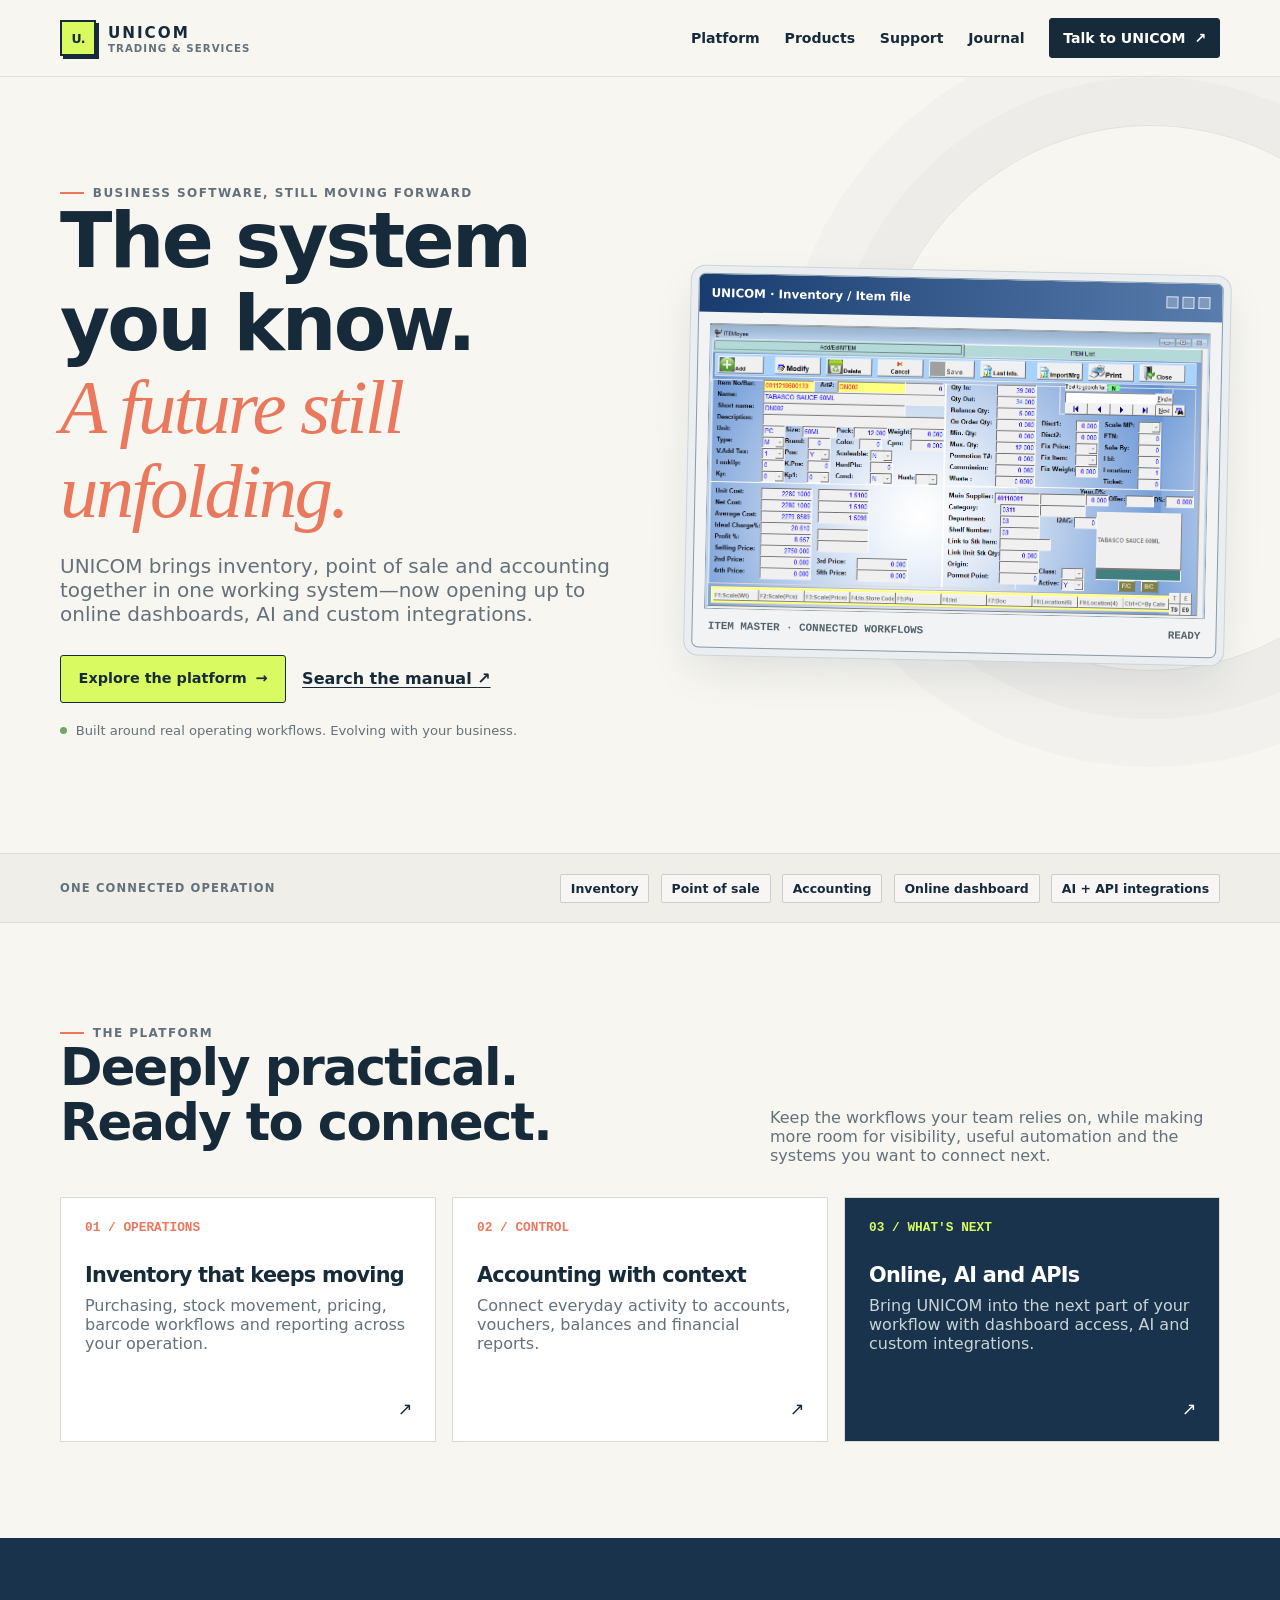
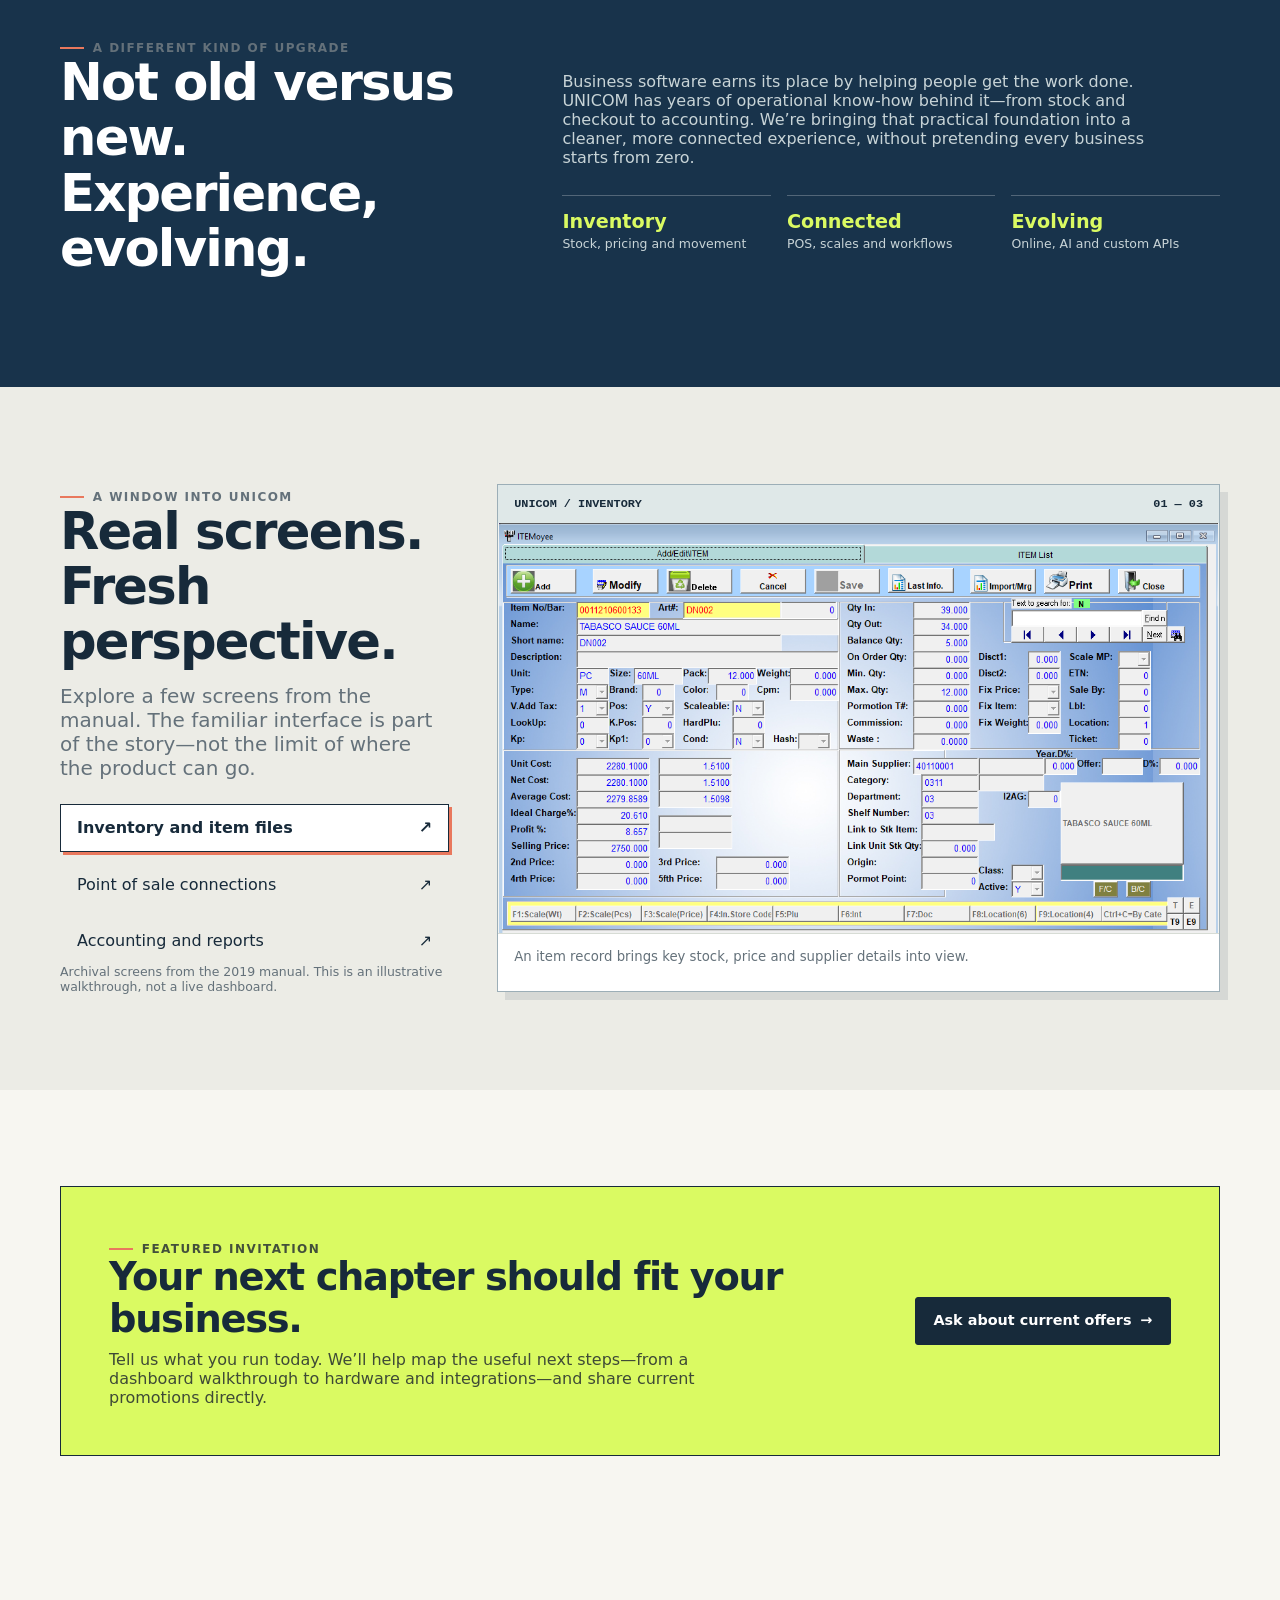
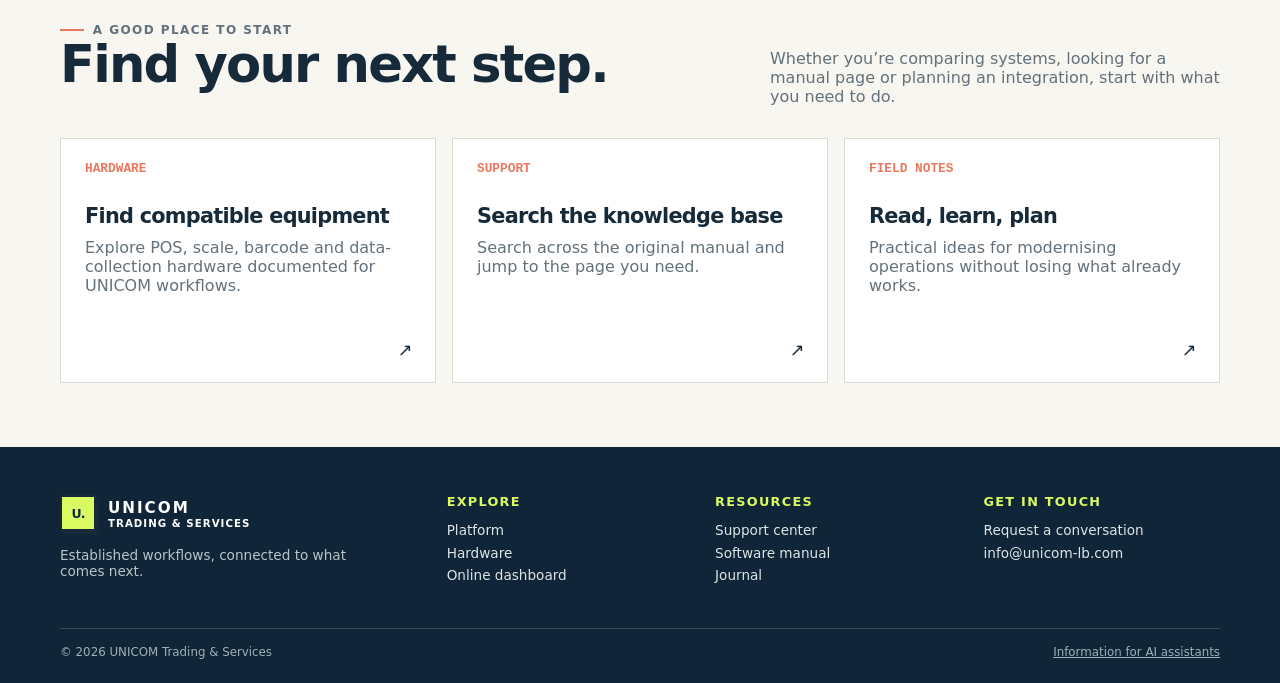
<file: index.html>
<!doctype html>
<html lang="en">
<head>
  <meta charset="utf-8">
  <meta name="viewport" content="width=device-width, initial-scale=1">
  <title>UNICOM | Business software with a future</title>
  <meta name="description" content="UNICOM connects inventory, point of sale and accounting workflows, with online dashboard, AI and custom API capabilities for what comes next.">
  <link rel="canonical" href="https://unicom-lb.com/">
  <meta property="og:type" content="website">
  <meta property="og:site_name" content="UNICOM">
  <meta property="og:title" content="The system you know. A future still unfolding.">
  <meta property="og:description" content="Business software for inventory, point of sale and accounting—evolving with online tools, AI and custom integrations.">
  <meta property="og:url" content="https://unicom-lb.com/">
  <meta name="theme-color" content="#f7f6f1">
  <link rel="icon" type="image/svg+xml" href="/favicon.svg">
  <link rel="stylesheet" href="/assets/site.css">
  <script src="/assets/site.js" defer></script>
  <script type="application/ld+json">
  {
    "@context": "https://schema.org",
    "@type": "Organization",
    "name": "UNICOM Trading & Services",
    "url": "https://unicom-lb.com/",
    "description": "Business software for inventory, point of sale, accounting and connected workflows."
  }
  </script>
</head>
<body>
  <a class="skip-link" href="#main">Skip to content</a>
  <header class="site-header">
    <div class="wrap header-inner">
      <a class="brand" href="/" aria-label="UNICOM home">
        <span class="brand-mark" aria-hidden="true">U.</span>
        <span><span class="brand-name">UNICOM</span><span class="brand-sub">Trading &amp; Services</span></span>
      </a>
      <button class="menu-toggle" type="button" data-menu-toggle aria-expanded="false" aria-controls="primary-nav">Menu</button>
      <nav class="site-nav" id="primary-nav" data-site-nav aria-label="Main navigation">
        <a href="/platform/">Platform</a>
        <a href="/products/">Products</a>
        <a href="/support/">Support</a>
        <a href="/journal/">Journal</a>
        <a class="button button--small" href="/contact/">Talk to UNICOM <span aria-hidden="true">↗</span></a>
      </nav>
    </div>
  </header>

  <main id="main">
    <section class="hero">
      <div class="wrap hero-grid">
        <div class="hero-copy">
          <span class="eyebrow">Business software, still moving forward</span>
          <h1>The system you know.<br><em>A future still unfolding.</em></h1>
          <p class="lede">UNICOM brings inventory, point of sale and accounting together in one working system—now opening up to online dashboards, AI and custom integrations.</p>
          <div class="hero-actions">
            <a class="button button--lime" href="/platform/">Explore the platform <span aria-hidden="true">→</span></a>
            <a class="text-link" href="/manual/">Search the manual <span aria-hidden="true">↗</span></a>
          </div>
          <p class="hero-note">Built around real operating workflows. Evolving with your business.</p>
        </div>
        <div class="hero-visual">
          <div class="retro-window">
            <div class="window-bar">
              <span>UNICOM · Inventory / Item file</span>
              <span class="window-controls" aria-hidden="true"><i></i><i></i><i></i></span>
            </div>
            <div class="window-body">
              <img src="/assets/manual/screens/inventory-item.png" alt="Original UNICOM inventory item editor from the software manual" width="1051" height="599">
              <div class="window-status"><span>ITEM MASTER · CONNECTED WORKFLOWS</span><span>READY</span></div>
            </div>
          </div>
          <p class="window-caption"><strong>A little familiar.</strong> More possible.</p>
        </div>
      </div>
    </section>

    <div class="trust-strip" aria-label="UNICOM software areas">
      <div class="wrap trust-inner">
        <span class="trust-label">One connected operation</span>
        <div class="trust-items">
          <span class="tag">Inventory</span><span class="tag">Point of sale</span><span class="tag">Accounting</span>
          <span class="tag">Online dashboard</span><span class="tag">AI + API integrations</span>
        </div>
      </div>
    </div>

    <section class="section">
      <div class="wrap">
        <div class="section-heading">
          <div><span class="eyebrow">The platform</span><h2>Deeply practical.<br>Ready to connect.</h2></div>
          <p>Keep the workflows your team relies on, while making more room for visibility, useful automation and the systems you want to connect next.</p>
        </div>
        <div class="card-grid">
          <a class="card" href="/platform/#inventory"><span class="card-number">01 / OPERATIONS</span><h3>Inventory that keeps moving</h3><p>Purchasing, stock movement, pricing, barcode workflows and reporting across your operation.</p><span class="card-arrow" aria-hidden="true">↗</span></a>
          <a class="card" href="/platform/#accounting"><span class="card-number">02 / CONTROL</span><h3>Accounting with context</h3><p>Connect everyday activity to accounts, vouchers, balances and financial reports.</p><span class="card-arrow" aria-hidden="true">↗</span></a>
          <a class="card feature-card" href="/platform/#online"><span class="card-number">03 / WHAT'S NEXT</span><h3>Online, AI and APIs</h3><p>Bring UNICOM into the next part of your workflow with dashboard access, AI and custom integrations.</p><span class="card-arrow" aria-hidden="true">↗</span></a>
        </div>
      </div>
    </section>

    <section class="section story-band">
      <div class="wrap story-grid">
        <div><span class="eyebrow">A different kind of upgrade</span><h2>Not old versus new.<br>Experience, evolving.</h2></div>
        <div>
          <p>Business software earns its place by helping people get the work done. UNICOM has years of operational know-how behind it—from stock and checkout to accounting. We’re bringing that practical foundation into a cleaner, more connected experience, without pretending every business starts from zero.</p>
          <div class="story-stat-row">
            <div class="story-stat"><strong>Inventory</strong><span>Stock, pricing and movement</span></div>
            <div class="story-stat"><strong>Connected</strong><span>POS, scales and workflows</span></div>
            <div class="story-stat"><strong>Evolving</strong><span>Online, AI and custom APIs</span></div>
          </div>
        </div>
      </div>
    </section>

    <section class="section demo-section">
      <div class="wrap demo-layout">
        <div>
          <span class="eyebrow">A window into UNICOM</span>
          <h2>Real screens.<br>Fresh perspective.</h2>
          <p class="lede">Explore a few screens from the manual. The familiar interface is part of the story—not the limit of where the product can go.</p>
          <div class="demo-tabs" role="tablist" aria-label="Manual screenshot walkthrough">
            <button class="demo-tab" type="button" role="tab" id="tab-stock" aria-selected="true" aria-controls="panel-stock" data-preview-tab>Inventory and item files <span aria-hidden="true">↗</span></button>
            <button class="demo-tab" type="button" role="tab" id="tab-pos" aria-selected="false" aria-controls="panel-pos" data-preview-tab>Point of sale connections <span aria-hidden="true">↗</span></button>
            <button class="demo-tab" type="button" role="tab" id="tab-accounts" aria-selected="false" aria-controls="panel-accounts" data-preview-tab>Accounting and reports <span aria-hidden="true">↗</span></button>
          </div>
          <p class="form-note">Archival screens from the 2019 manual. This is an illustrative walkthrough, not a live dashboard.</p>
        </div>
        <div>
          <section class="demo-panel demo-frame" id="panel-stock" role="tabpanel" aria-labelledby="tab-stock" data-preview-panel>
            <div class="demo-frame-top"><span>UNICOM / INVENTORY</span><span>01 — 03</span></div>
            <img src="/assets/manual/screens/inventory-item.png" alt="UNICOM item record screen showing stock, pricing and supplier fields" width="1051" height="599">
            <p class="demo-caption">An item record brings key stock, price and supplier details into view.</p>
          </section>
          <section class="demo-panel demo-frame" id="panel-pos" role="tabpanel" aria-labelledby="tab-pos" data-preview-panel hidden>
            <div class="demo-frame-top"><span>UNICOM / POINT OF SALE</span><span>02 — 03</span></div>
            <img src="/assets/manual/screens/pos-setup.jpeg" alt="UNICOM point of sale setup screen from the manual" width="1051" height="597">
            <p class="demo-caption">The manual documents POS configuration and sending or receiving data.</p>
          </section>
          <section class="demo-panel demo-frame" id="panel-accounts" role="tabpanel" aria-labelledby="tab-accounts" data-preview-panel hidden>
            <div class="demo-frame-top"><span>UNICOM / ACCOUNTING</span><span>03 — 03</span></div>
            <img src="/assets/manual/screens/accounting-main.png" alt="UNICOM accounting main screen from the manual" width="1201" height="667">
            <p class="demo-caption">Accounting workflows include vouchers, balances and detailed reports.</p>
          </section>
        </div>
      </div>
    </section>

    <section class="section">
      <div class="wrap">
        <div class="offer">
          <div><span class="eyebrow">Featured invitation</span><h2>Your next chapter should fit your business.</h2><p>Tell us what you run today. We’ll help map the useful next steps—from a dashboard walkthrough to hardware and integrations—and share current promotions directly.</p></div>
          <a class="button" href="/contact/">Ask about current offers <span aria-hidden="true">→</span></a>
        </div>
      </div>
    </section>

    <section class="section section--tight">
      <div class="wrap">
        <div class="section-heading">
          <div><span class="eyebrow">A good place to start</span><h2>Find your next step.</h2></div>
          <p>Whether you’re comparing systems, looking for a manual page or planning an integration, start with what you need to do.</p>
        </div>
        <div class="card-grid">
          <a class="card" href="/products/"><span class="card-number">HARDWARE</span><h3>Find compatible equipment</h3><p>Explore POS, scale, barcode and data-collection hardware documented for UNICOM workflows.</p><span class="card-arrow" aria-hidden="true">↗</span></a>
          <a class="card" href="/support/"><span class="card-number">SUPPORT</span><h3>Search the knowledge base</h3><p>Search across the original manual and jump to the page you need.</p><span class="card-arrow" aria-hidden="true">↗</span></a>
          <a class="card" href="/journal/"><span class="card-number">FIELD NOTES</span><h3>Read, learn, plan</h3><p>Practical ideas for modernising operations without losing what already works.</p><span class="card-arrow" aria-hidden="true">↗</span></a>
        </div>
      </div>
    </section>
  </main>

  <footer class="site-footer">
    <div class="wrap">
      <div class="footer-grid">
        <div><a class="brand" href="/"><span class="brand-mark" aria-hidden="true">U.</span><span><span class="brand-name">UNICOM</span><span class="brand-sub">Trading &amp; Services</span></span></a><p class="footer-blurb">Established workflows, connected to what comes next.</p></div>
        <div class="footer-col"><h2>Explore</h2><a href="/platform/">Platform</a><a href="/products/">Hardware</a><a href="/contact/">Online dashboard</a></div>
        <div class="footer-col"><h2>Resources</h2><a href="/support/">Support center</a><a href="/manual/">Software manual</a><a href="/journal/">Journal</a></div>
        <div class="footer-col"><h2>Get in touch</h2><a href="/contact/">Request a conversation</a><a href="mailto:info@unicom-lb.com">info@unicom-lb.com</a></div>
      </div>
      <div class="footer-bottom"><span>© <span data-current-year>2026</span> UNICOM Trading &amp; Services</span><a href="/llms.txt">Information for AI assistants</a></div>
    </div>
  </footer>
</body>
</html>
</file>
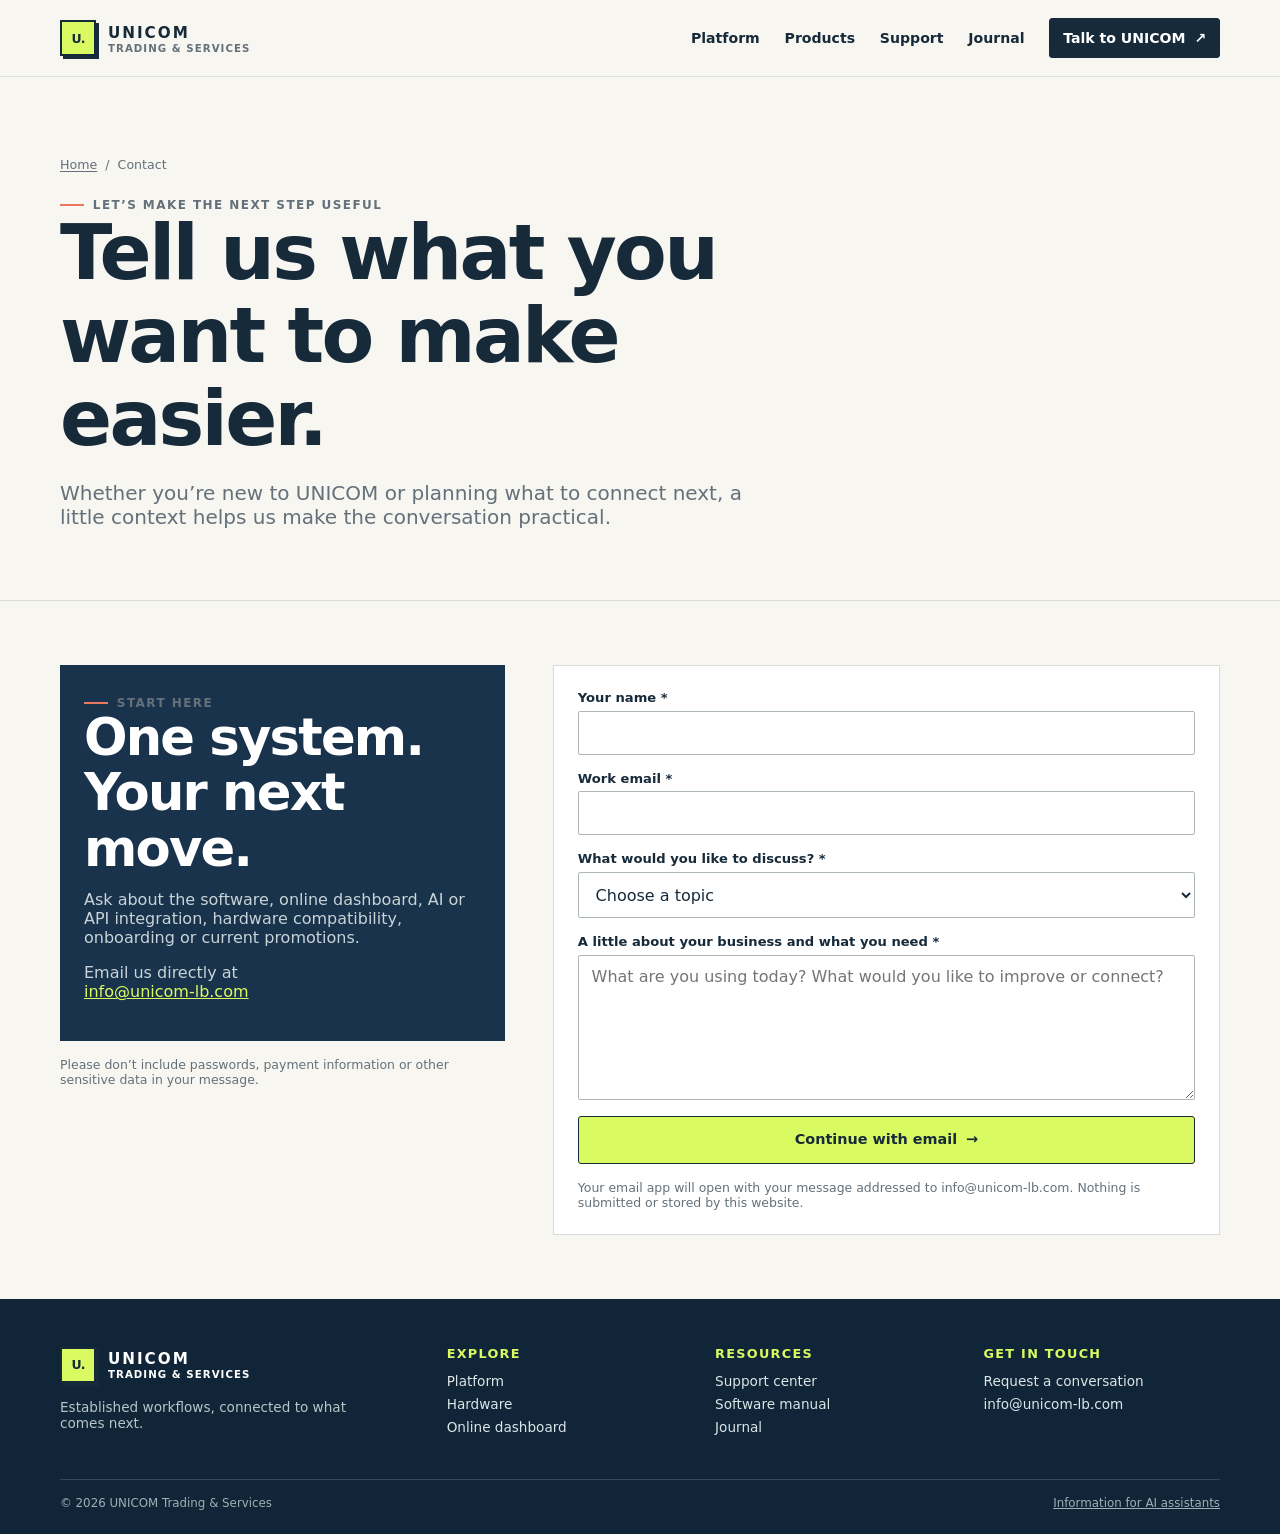
<file: contact/index.html>
<!doctype html>
<html lang="en">
<head>
  <meta charset="utf-8">
  <meta name="viewport" content="width=device-width, initial-scale=1">
  <title>Talk to UNICOM | Dashboard, AI, API and hardware</title>
  <meta name="description" content="Contact UNICOM about business software, an online dashboard walkthrough, AI or API integrations, hardware compatibility or current promotions.">
  <link rel="canonical" href="https://unicom-lb.com/contact/">
  <meta property="og:type" content="website">
  <meta property="og:title" content="Start a conversation with UNICOM">
  <meta property="og:description" content="Tell us what your business needs from inventory, point of sale, accounting, online access or integrations.">
  <meta property="og:url" content="https://unicom-lb.com/contact/">
  <link rel="icon" type="image/svg+xml" href="/favicon.svg">
  <link rel="stylesheet" href="/assets/site.css">
  <script src="/assets/site.js" defer></script>
</head>
<body>
  <a class="skip-link" href="#main">Skip to content</a>
  <header class="site-header">
    <div class="wrap header-inner">
      <a class="brand" href="/" aria-label="UNICOM home"><span class="brand-mark" aria-hidden="true">U.</span><span><span class="brand-name">UNICOM</span><span class="brand-sub">Trading &amp; Services</span></span></a>
      <button class="menu-toggle" type="button" data-menu-toggle aria-expanded="false" aria-controls="primary-nav">Menu</button>
      <nav class="site-nav" id="primary-nav" data-site-nav aria-label="Main navigation"><a href="/platform/">Platform</a><a href="/products/">Products</a><a href="/support/">Support</a><a href="/journal/">Journal</a><a class="button button--small" href="/contact/" aria-current="page">Talk to UNICOM <span aria-hidden="true">↗</span></a></nav>
    </div>
  </header>
  <main id="main">
    <section class="page-hero">
      <div class="wrap">
        <nav class="breadcrumb" aria-label="Breadcrumb"><a href="/">Home</a><span aria-hidden="true">/</span><span>Contact</span></nav>
        <span class="eyebrow">Let’s make the next step useful</span>
        <h1>Tell us what you<br>want to make easier.</h1>
        <p class="lede">Whether you’re new to UNICOM or planning what to connect next, a little context helps us make the conversation practical.</p>
      </div>
    </section>
    <section class="section section--tight">
      <div class="wrap contact-grid">
        <div>
          <div class="contact-callout">
            <span class="eyebrow">Start here</span>
            <h2>One system.<br>Your next move.</h2>
            <p>Ask about the software, online dashboard, AI or API integration, hardware compatibility, onboarding or current promotions.</p>
            <p>Email us directly at<br><a href="mailto:info@unicom-lb.com">info@unicom-lb.com</a></p>
          </div>
          <p class="form-note" style="margin-top: 1rem">Please don’t include passwords, payment information or other sensitive data in your message.</p>
        </div>
        <form class="contact-form" id="contact-form">
          <div class="field"><label for="contact-name">Your name *</label><input id="contact-name" name="name" autocomplete="name" required></div>
          <div class="field"><label for="contact-email">Work email *</label><input id="contact-email" name="email" type="email" autocomplete="email" required></div>
          <div class="field"><label for="contact-topic">What would you like to discuss? *</label>
            <select id="contact-topic" name="topic" required>
              <option value="">Choose a topic</option>
              <option>Online dashboard</option><option>AI integration</option><option>Custom API integration</option>
              <option>Software and onboarding</option><option>Hardware compatibility</option><option>Current promotions</option><option>Support question</option>
            </select>
          </div>
          <div class="field"><label for="contact-message">A little about your business and what you need *</label><textarea id="contact-message" name="message" required placeholder="What are you using today? What would you like to improve or connect?"></textarea></div>
          <button class="button button--lime" type="submit">Continue with email <span aria-hidden="true">→</span></button>
          <p class="form-note">Your email app will open with your message addressed to info@unicom-lb.com. Nothing is submitted or stored by this website.</p>
        </form>
      </div>
    </section>
  </main>
  <footer class="site-footer">
    <div class="wrap"><div class="footer-grid">
      <div><a class="brand" href="/"><span class="brand-mark" aria-hidden="true">U.</span><span><span class="brand-name">UNICOM</span><span class="brand-sub">Trading &amp; Services</span></span></a><p class="footer-blurb">Established workflows, connected to what comes next.</p></div>
      <div class="footer-col"><h2>Explore</h2><a href="/platform/">Platform</a><a href="/products/">Hardware</a><a href="/contact/">Online dashboard</a></div>
      <div class="footer-col"><h2>Resources</h2><a href="/support/">Support center</a><a href="/manual/">Software manual</a><a href="/journal/">Journal</a></div>
      <div class="footer-col"><h2>Get in touch</h2><a href="/contact/">Request a conversation</a><a href="mailto:info@unicom-lb.com">info@unicom-lb.com</a></div>
    </div><div class="footer-bottom"><span>© 2026 UNICOM Trading &amp; Services</span><a href="/llms.txt">Information for AI assistants</a></div></div>
  </footer>
</body>
</html>
</file>
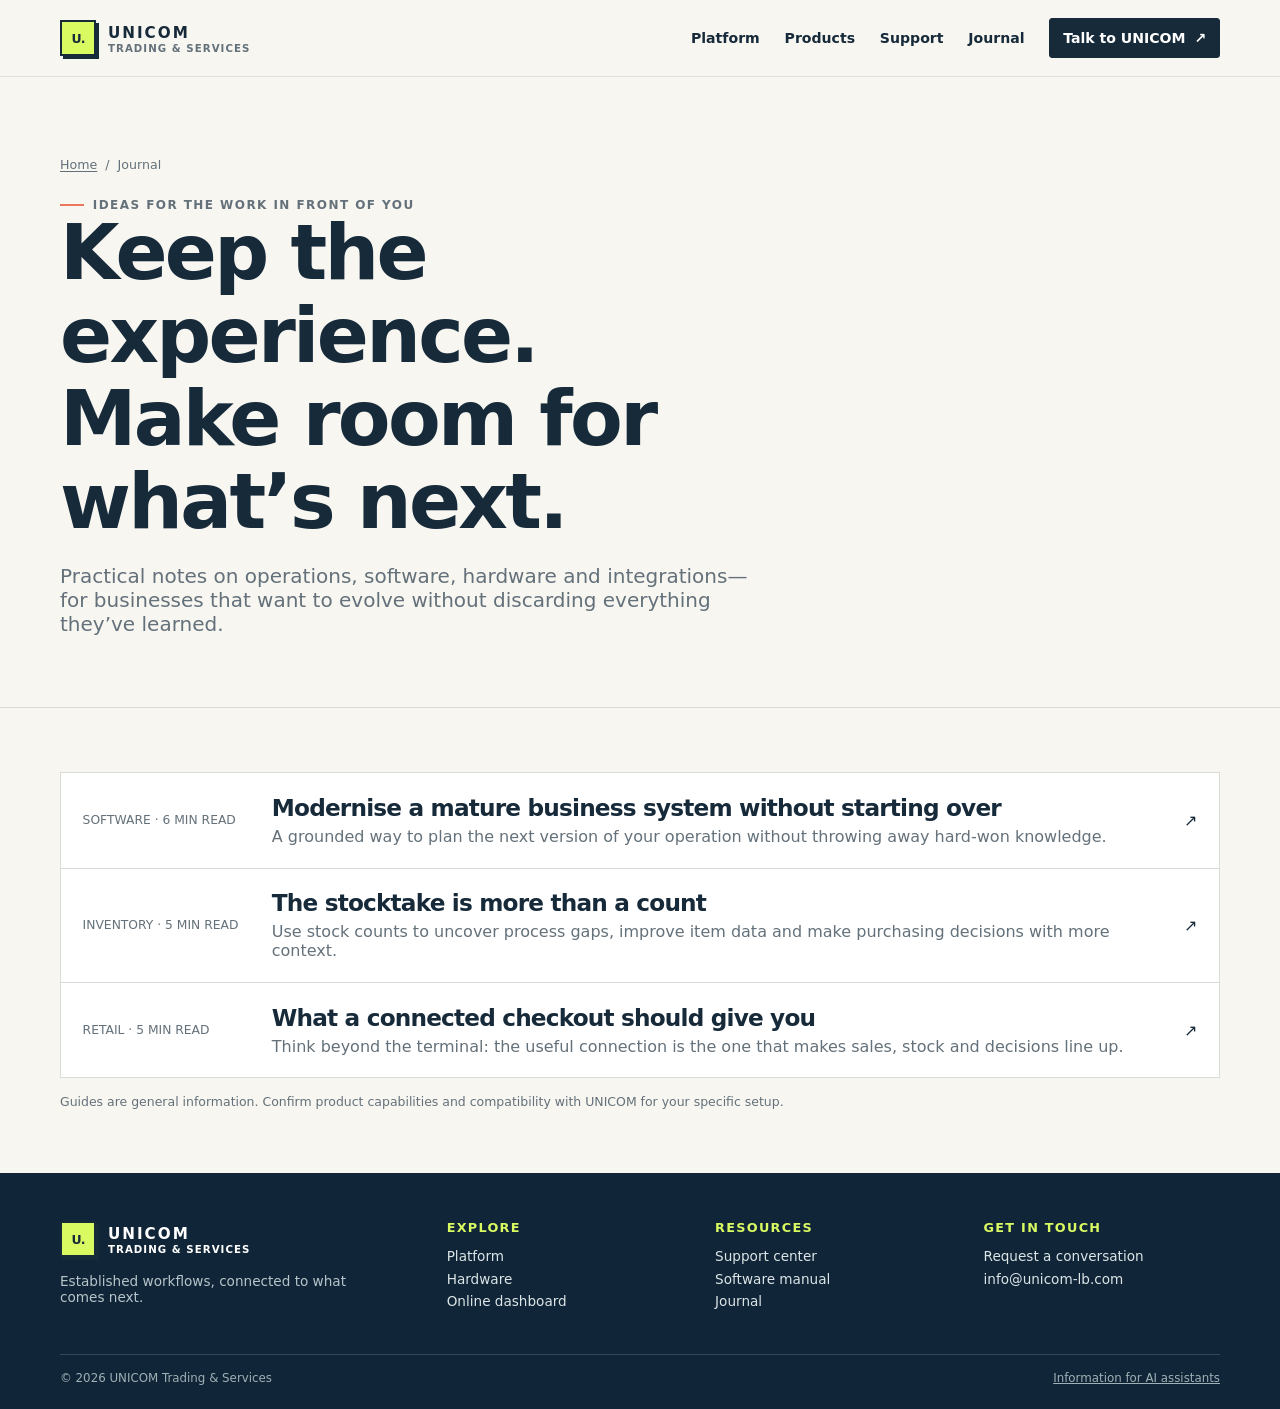
<file: journal/index.html>
<!doctype html>
<html lang="en">
<head>
  <meta charset="utf-8">
  <meta name="viewport" content="width=device-width, initial-scale=1">
  <title>Journal | UNICOM business software and operations</title>
  <meta name="description" content="Ideas and practical guides for business software, inventory, retail operations, integrations and modernising established workflows.">
  <link rel="canonical" href="https://unicom-lb.com/journal/">
  <meta property="og:type" content="website">
  <meta property="og:title" content="UNICOM Journal">
  <meta property="og:description" content="Practical ideas for businesses running the work—and planning what comes next.">
  <meta property="og:url" content="https://unicom-lb.com/journal/">
  <link rel="icon" type="image/svg+xml" href="/favicon.svg">
  <link rel="stylesheet" href="/assets/site.css">
  <script src="/assets/site.js" defer></script>
</head>
<body>
  <a class="skip-link" href="#main">Skip to content</a>
  <header class="site-header">
    <div class="wrap header-inner">
      <a class="brand" href="/" aria-label="UNICOM home"><span class="brand-mark" aria-hidden="true">U.</span><span><span class="brand-name">UNICOM</span><span class="brand-sub">Trading &amp; Services</span></span></a>
      <button class="menu-toggle" type="button" data-menu-toggle aria-expanded="false" aria-controls="primary-nav">Menu</button>
      <nav class="site-nav" id="primary-nav" data-site-nav aria-label="Main navigation"><a href="/platform/">Platform</a><a href="/products/">Products</a><a href="/support/">Support</a><a href="/journal/" aria-current="page">Journal</a><a class="button button--small" href="/contact/">Talk to UNICOM <span aria-hidden="true">↗</span></a></nav>
    </div>
  </header>
  <main id="main">
    <section class="page-hero">
      <div class="wrap">
        <nav class="breadcrumb" aria-label="Breadcrumb"><a href="/">Home</a><span aria-hidden="true">/</span><span>Journal</span></nav>
        <span class="eyebrow">Ideas for the work in front of you</span>
        <h1>Keep the experience.<br>Make room for what’s next.</h1>
        <p class="lede">Practical notes on operations, software, hardware and integrations—for businesses that want to evolve without discarding everything they’ve learned.</p>
      </div>
    </section>
    <section class="section section--tight">
      <div class="wrap">
        <div class="article-list">
          <a class="article-row" href="/journal/modernising-without-starting-over/">
            <span class="article-meta">SOFTWARE · 6 MIN READ</span>
            <div><h2>Modernise a mature business system without starting over</h2><p>A grounded way to plan the next version of your operation without throwing away hard-won knowledge.</p></div><span aria-hidden="true">↗</span>
          </a>
          <a class="article-row" href="/journal/the-stocktake-is-a-signal/">
            <span class="article-meta">INVENTORY · 5 MIN READ</span>
            <div><h2>The stocktake is more than a count</h2><p>Use stock counts to uncover process gaps, improve item data and make purchasing decisions with more context.</p></div><span aria-hidden="true">↗</span>
          </a>
          <a class="article-row" href="/journal/connected-checkout/">
            <span class="article-meta">RETAIL · 5 MIN READ</span>
            <div><h2>What a connected checkout should give you</h2><p>Think beyond the terminal: the useful connection is the one that makes sales, stock and decisions line up.</p></div><span aria-hidden="true">↗</span>
          </a>
        </div>
        <p class="form-note" style="margin-top: 1rem">Guides are general information. Confirm product capabilities and compatibility with UNICOM for your specific setup.</p>
      </div>
    </section>
  </main>
  <footer class="site-footer">
    <div class="wrap"><div class="footer-grid">
      <div><a class="brand" href="/"><span class="brand-mark" aria-hidden="true">U.</span><span><span class="brand-name">UNICOM</span><span class="brand-sub">Trading &amp; Services</span></span></a><p class="footer-blurb">Established workflows, connected to what comes next.</p></div>
      <div class="footer-col"><h2>Explore</h2><a href="/platform/">Platform</a><a href="/products/">Hardware</a><a href="/contact/">Online dashboard</a></div>
      <div class="footer-col"><h2>Resources</h2><a href="/support/">Support center</a><a href="/manual/">Software manual</a><a href="/journal/">Journal</a></div>
      <div class="footer-col"><h2>Get in touch</h2><a href="/contact/">Request a conversation</a><a href="mailto:info@unicom-lb.com">info@unicom-lb.com</a></div>
    </div><div class="footer-bottom"><span>© 2026 UNICOM Trading &amp; Services</span><a href="/llms.txt">Information for AI assistants</a></div></div>
  </footer>
</body>
</html>
</file>
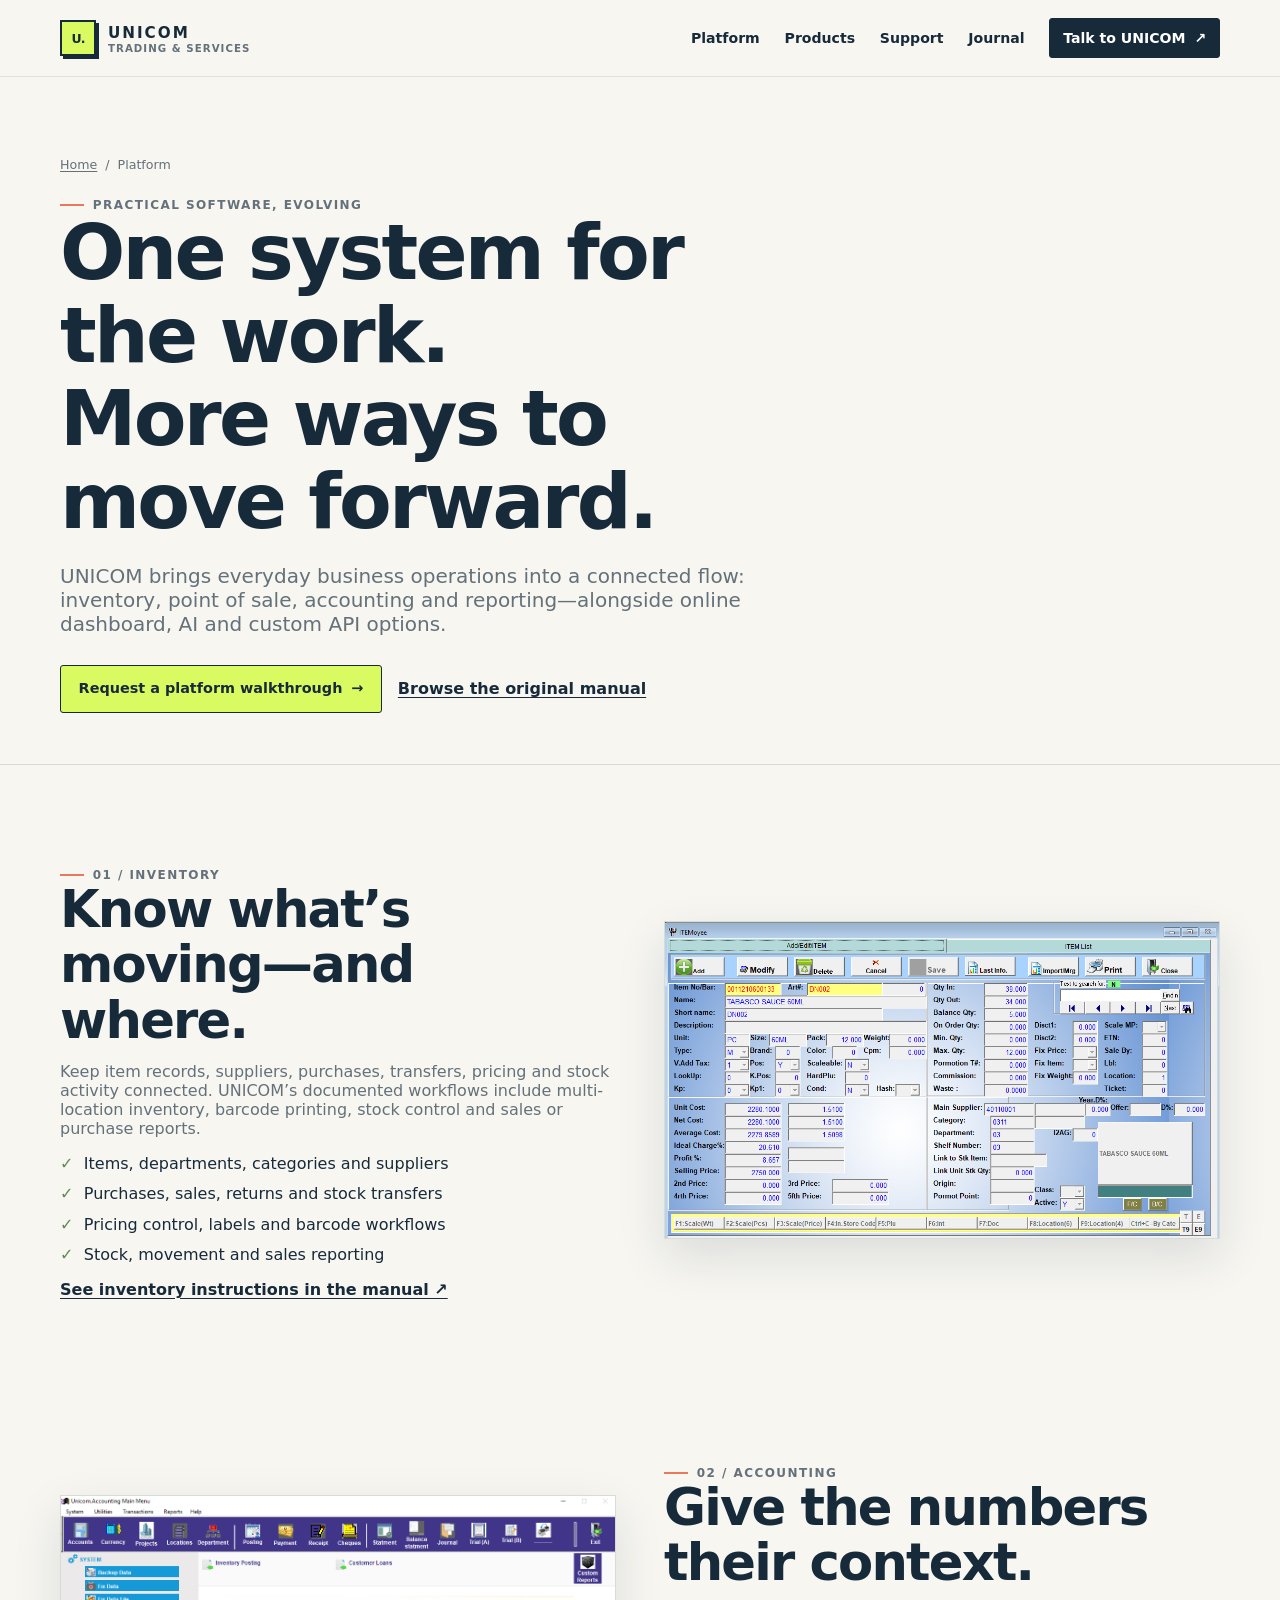
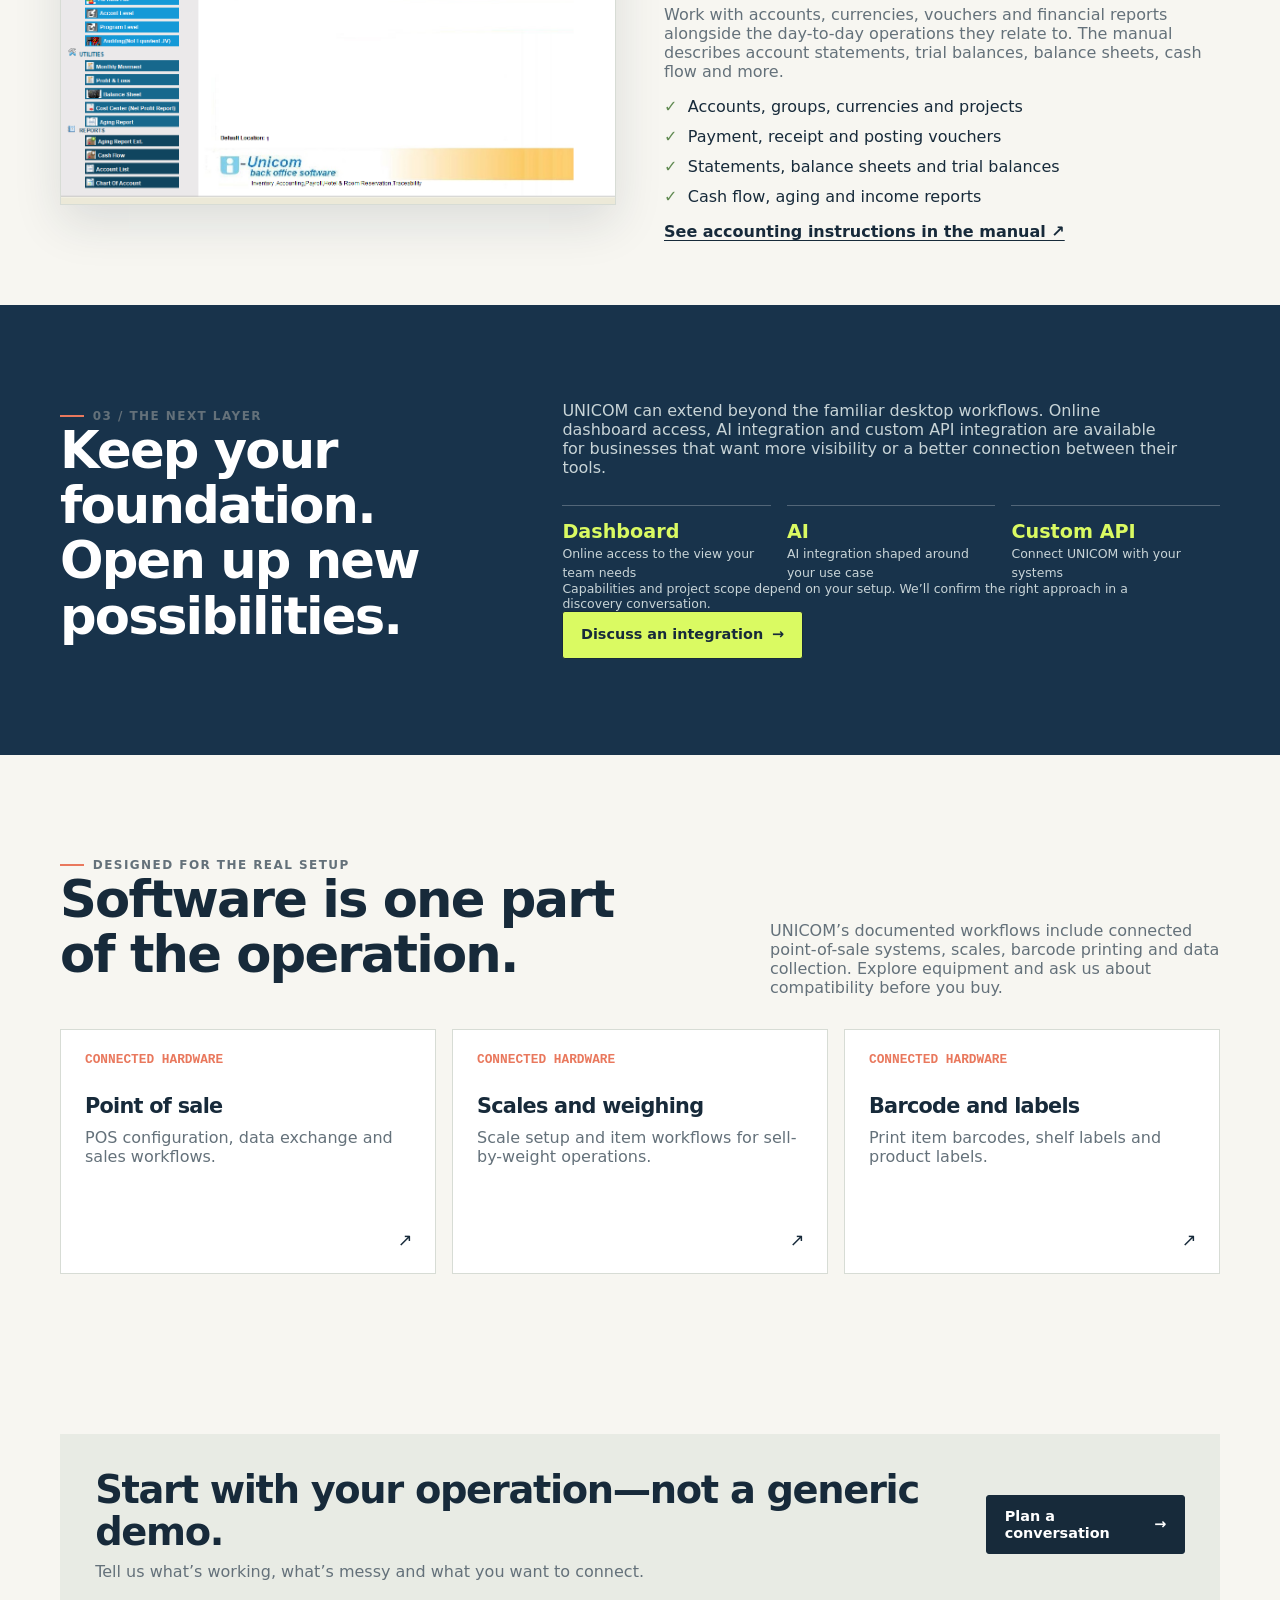
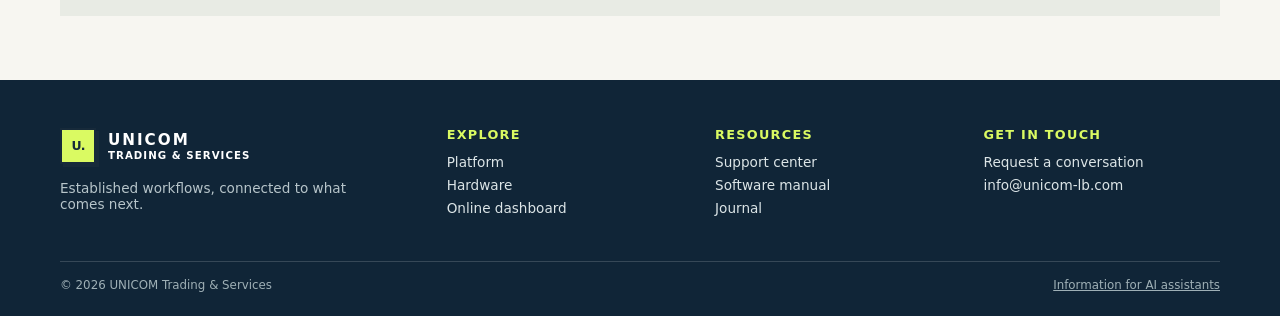
<file: platform/index.html>
<!doctype html>
<html lang="en">
<head>
  <meta charset="utf-8">
  <meta name="viewport" content="width=device-width, initial-scale=1">
  <title>UNICOM platform | Inventory, POS, accounting and integrations</title>
  <meta name="description" content="Explore UNICOM inventory, point-of-sale and accounting workflows, plus online dashboard, AI and custom API capabilities.">
  <link rel="canonical" href="https://unicom-lb.com/platform/">
  <meta property="og:type" content="website">
  <meta property="og:title" content="The UNICOM platform">
  <meta property="og:description" content="A practical business system, ready to connect with online tools, AI and custom integrations.">
  <meta property="og:url" content="https://unicom-lb.com/platform/">
  <link rel="icon" type="image/svg+xml" href="/favicon.svg">
  <link rel="stylesheet" href="/assets/site.css">
  <script src="/assets/site.js" defer></script>
</head>
<body>
  <a class="skip-link" href="#main">Skip to content</a>
  <header class="site-header">
    <div class="wrap header-inner">
      <a class="brand" href="/" aria-label="UNICOM home"><span class="brand-mark" aria-hidden="true">U.</span><span><span class="brand-name">UNICOM</span><span class="brand-sub">Trading &amp; Services</span></span></a>
      <button class="menu-toggle" type="button" data-menu-toggle aria-expanded="false" aria-controls="primary-nav">Menu</button>
      <nav class="site-nav" id="primary-nav" data-site-nav aria-label="Main navigation"><a href="/platform/" aria-current="page">Platform</a><a href="/products/">Products</a><a href="/support/">Support</a><a href="/journal/">Journal</a><a class="button button--small" href="/contact/">Talk to UNICOM <span aria-hidden="true">↗</span></a></nav>
    </div>
  </header>
  <main id="main">
    <section class="page-hero">
      <div class="wrap">
        <nav class="breadcrumb" aria-label="Breadcrumb"><a href="/">Home</a><span aria-hidden="true">/</span><span>Platform</span></nav>
        <span class="eyebrow">Practical software, evolving</span>
        <h1>One system for the work.<br>More ways to move forward.</h1>
        <p class="lede">UNICOM brings everyday business operations into a connected flow: inventory, point of sale, accounting and reporting—alongside online dashboard, AI and custom API options.</p>
        <div class="hero-actions"><a class="button button--lime" href="/contact/">Request a platform walkthrough <span aria-hidden="true">→</span></a><a class="text-link" href="/manual/">Browse the original manual</a></div>
      </div>
    </section>

    <section class="section" id="inventory">
      <div class="wrap split">
        <div>
          <span class="eyebrow">01 / Inventory</span>
          <h2>Know what’s moving—and where.</h2>
          <p>Keep item records, suppliers, purchases, transfers, pricing and stock activity connected. UNICOM’s documented workflows include multi-location inventory, barcode printing, stock control and sales or purchase reports.</p>
          <ul class="list-check"><li>Items, departments, categories and suppliers</li><li>Purchases, sales, returns and stock transfers</li><li>Pricing control, labels and barcode workflows</li><li>Stock, movement and sales reporting</li></ul>
          <a class="text-link" href="/manual/#manual-page-27">See inventory instructions in the manual ↗</a>
        </div>
        <img src="/assets/manual/screens/inventory-item.png" alt="UNICOM inventory item editor from the original manual" width="1051" height="599" loading="lazy">
      </div>
    </section>

    <section class="section section--tight" id="accounting">
      <div class="wrap split">
        <img src="/assets/manual/screens/accounting-main.png" alt="UNICOM accounting main screen from the original manual" width="1201" height="667" loading="lazy">
        <div>
          <span class="eyebrow">02 / Accounting</span>
          <h2>Give the numbers their context.</h2>
          <p>Work with accounts, currencies, vouchers and financial reports alongside the day-to-day operations they relate to. The manual describes account statements, trial balances, balance sheets, cash flow and more.</p>
          <ul class="list-check"><li>Accounts, groups, currencies and projects</li><li>Payment, receipt and posting vouchers</li><li>Statements, balance sheets and trial balances</li><li>Cash flow, aging and income reports</li></ul>
          <a class="text-link" href="/manual/#manual-page-42">See accounting instructions in the manual ↗</a>
        </div>
      </div>
    </section>

    <section class="section story-band" id="online">
      <div class="wrap story-grid">
        <div><span class="eyebrow">03 / The next layer</span><h2>Keep your foundation.<br>Open up new possibilities.</h2></div>
        <div>
          <p>UNICOM can extend beyond the familiar desktop workflows. Online dashboard access, AI integration and custom API integration are available for businesses that want more visibility or a better connection between their tools.</p>
          <div class="story-stat-row">
            <div class="story-stat"><strong>Dashboard</strong><span>Online access to the view your team needs</span></div>
            <div class="story-stat"><strong>AI</strong><span>AI integration shaped around your use case</span></div>
            <div class="story-stat"><strong>Custom API</strong><span>Connect UNICOM with your systems</span></div>
          </div>
          <p class="form-note">Capabilities and project scope depend on your setup. We’ll confirm the right approach in a discovery conversation.</p>
          <a class="button button--lime" href="/contact/">Discuss an integration <span aria-hidden="true">→</span></a>
        </div>
      </div>
    </section>

    <section class="section">
      <div class="wrap">
        <div class="section-heading"><div><span class="eyebrow">Designed for the real setup</span><h2>Software is one part<br>of the operation.</h2></div><p>UNICOM’s documented workflows include connected point-of-sale systems, scales, barcode printing and data collection. Explore equipment and ask us about compatibility before you buy.</p></div>
        <div class="card-grid">
          <a class="card" href="/products/#point-of-sale"><span class="card-number">CONNECTED HARDWARE</span><h3>Point of sale</h3><p>POS configuration, data exchange and sales workflows.</p><span class="card-arrow" aria-hidden="true">↗</span></a>
          <a class="card" href="/products/#scales"><span class="card-number">CONNECTED HARDWARE</span><h3>Scales and weighing</h3><p>Scale setup and item workflows for sell-by-weight operations.</p><span class="card-arrow" aria-hidden="true">↗</span></a>
          <a class="card" href="/products/#barcode"><span class="card-number">CONNECTED HARDWARE</span><h3>Barcode and labels</h3><p>Print item barcodes, shelf labels and product labels.</p><span class="card-arrow" aria-hidden="true">↗</span></a>
        </div>
      </div>
    </section>

    <section class="section section--tight">
      <div class="wrap cta-band"><div><h2>Start with your operation—not a generic demo.</h2><p>Tell us what’s working, what’s messy and what you want to connect.</p></div><a class="button" href="/contact/">Plan a conversation <span aria-hidden="true">→</span></a></div>
    </section>
  </main>
  <footer class="site-footer">
    <div class="wrap"><div class="footer-grid">
      <div><a class="brand" href="/"><span class="brand-mark" aria-hidden="true">U.</span><span><span class="brand-name">UNICOM</span><span class="brand-sub">Trading &amp; Services</span></span></a><p class="footer-blurb">Established workflows, connected to what comes next.</p></div>
      <div class="footer-col"><h2>Explore</h2><a href="/platform/">Platform</a><a href="/products/">Hardware</a><a href="/contact/">Online dashboard</a></div>
      <div class="footer-col"><h2>Resources</h2><a href="/support/">Support center</a><a href="/manual/">Software manual</a><a href="/journal/">Journal</a></div>
      <div class="footer-col"><h2>Get in touch</h2><a href="/contact/">Request a conversation</a><a href="mailto:info@unicom-lb.com">info@unicom-lb.com</a></div>
    </div><div class="footer-bottom"><span>© 2026 UNICOM Trading &amp; Services</span><a href="/llms.txt">Information for AI assistants</a></div></div>
  </footer>
</body>
</html>
</file>
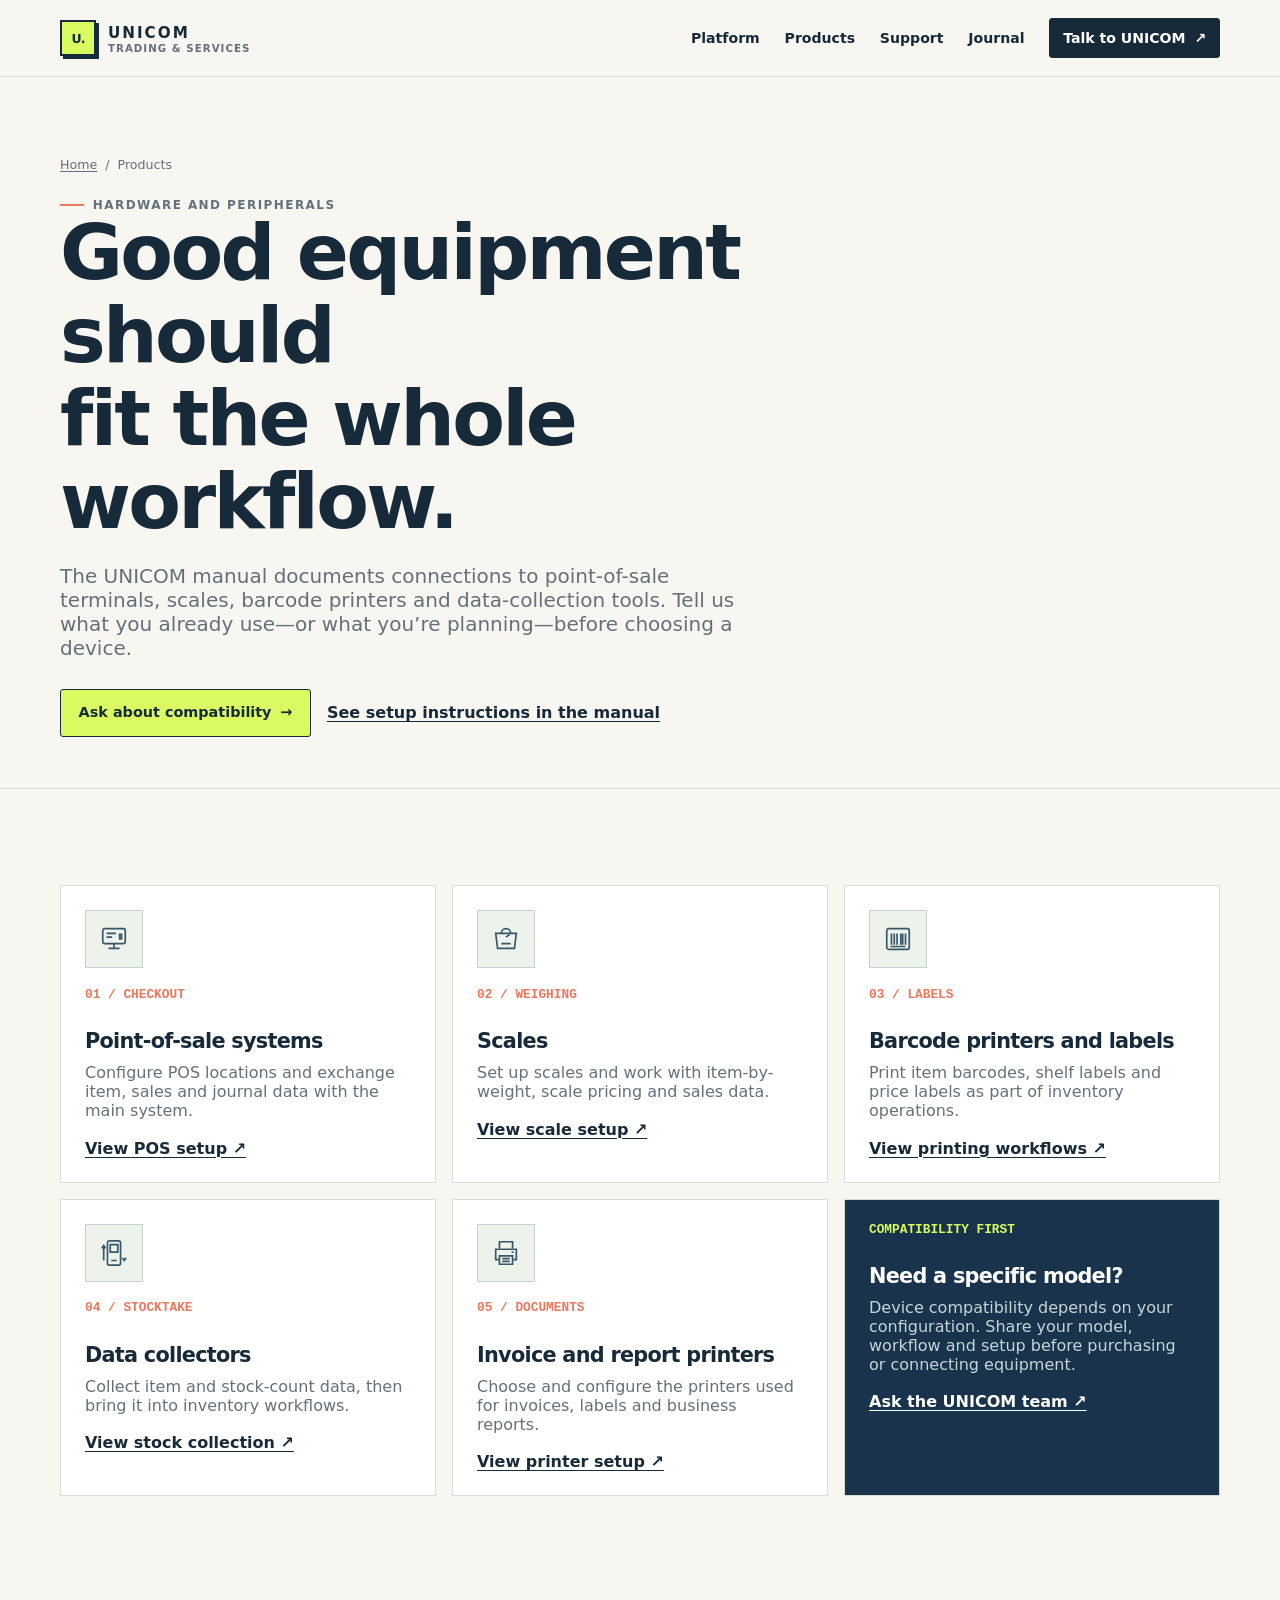
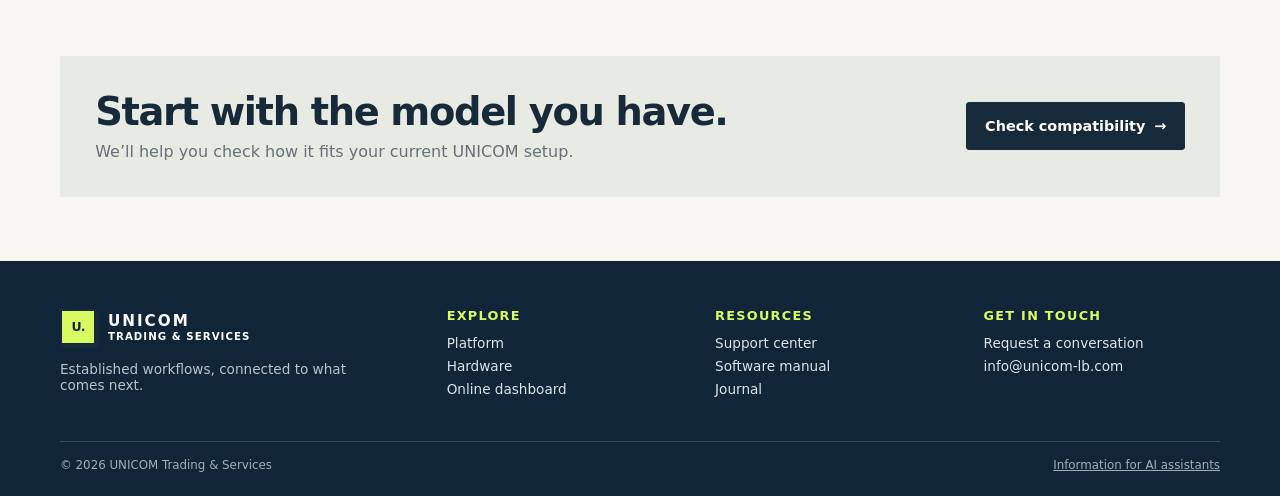
<file: products/index.html>
<!doctype html>
<html lang="en">
<head>
  <meta charset="utf-8">
  <meta name="viewport" content="width=device-width, initial-scale=1">
  <title>Hardware and peripherals | UNICOM</title>
  <meta name="description" content="Explore the point-of-sale, scale, barcode and data-collection hardware workflows documented for UNICOM. Ask about compatible equipment before purchasing.">
  <link rel="canonical" href="https://unicom-lb.com/products/">
  <meta property="og:type" content="website">
  <meta property="og:title" content="Hardware that fits the workflow">
  <meta property="og:description" content="Explore UNICOM-compatible point-of-sale and inventory peripherals.">
  <meta property="og:url" content="https://unicom-lb.com/products/">
  <link rel="icon" type="image/svg+xml" href="/favicon.svg">
  <link rel="stylesheet" href="/assets/site.css">
  <script src="/assets/site.js" defer></script>
</head>
<body>
  <a class="skip-link" href="#main">Skip to content</a>
  <header class="site-header">
    <div class="wrap header-inner">
      <a class="brand" href="/" aria-label="UNICOM home"><span class="brand-mark" aria-hidden="true">U.</span><span><span class="brand-name">UNICOM</span><span class="brand-sub">Trading &amp; Services</span></span></a>
      <button class="menu-toggle" type="button" data-menu-toggle aria-expanded="false" aria-controls="primary-nav">Menu</button>
      <nav class="site-nav" id="primary-nav" data-site-nav aria-label="Main navigation"><a href="/platform/">Platform</a><a href="/products/" aria-current="page">Products</a><a href="/support/">Support</a><a href="/journal/">Journal</a><a class="button button--small" href="/contact/">Talk to UNICOM <span aria-hidden="true">↗</span></a></nav>
    </div>
  </header>
  <main id="main">
    <section class="page-hero">
      <div class="wrap">
        <nav class="breadcrumb" aria-label="Breadcrumb"><a href="/">Home</a><span aria-hidden="true">/</span><span>Products</span></nav>
        <span class="eyebrow">Hardware and peripherals</span>
        <h1>Good equipment should<br>fit the whole workflow.</h1>
        <p class="lede">The UNICOM manual documents connections to point-of-sale terminals, scales, barcode printers and data-collection tools. Tell us what you already use—or what you’re planning—before choosing a device.</p>
        <div class="hero-actions"><a class="button button--lime" href="/contact/">Ask about compatibility <span aria-hidden="true">→</span></a><a class="text-link" href="/manual/#manual-page-08">See setup instructions in the manual</a></div>
      </div>
    </section>
    <section class="section">
      <div class="wrap">
        <div class="card-grid">
          <article class="card" id="point-of-sale">
            <div class="product-icon" aria-hidden="true"><svg viewBox="0 0 32 32" fill="none" stroke="currentColor" stroke-width="1.8"><rect x="4" y="5" width="24" height="16" rx="2"/><path d="M10 26h12M16 21v5M8 10h10M8 14h6M22 11h2v5h-2z"/></svg></div>
            <span class="card-number">01 / CHECKOUT</span><h3>Point-of-sale systems</h3>
            <p>Configure POS locations and exchange item, sales and journal data with the main system.</p>
            <a class="text-link" href="/manual/#manual-page-08">View POS setup ↗</a>
          </article>
          <article class="card" id="scales">
            <div class="product-icon" aria-hidden="true"><svg viewBox="0 0 32 32" fill="none" stroke="currentColor" stroke-width="1.8"><path d="M5 10h22l-2 16H7L5 10Z"/><path d="M11 10a5 5 0 0 1 10 0M16 14l4-3M11 21h10"/></svg></div>
            <span class="card-number">02 / WEIGHING</span><h3>Scales</h3>
            <p>Set up scales and work with item-by-weight, scale pricing and sales data.</p>
            <a class="text-link" href="/manual/#manual-page-10">View scale setup ↗</a>
          </article>
          <article class="card" id="barcode">
            <div class="product-icon" aria-hidden="true"><svg viewBox="0 0 32 32" fill="none" stroke="currentColor" stroke-width="1.8"><rect x="4" y="5" width="24" height="22" rx="2"/><path d="M9 10v12M12 10v12M15 10v12M19 10v12M21 10v12M24 10v12M8 24h16"/></svg></div>
            <span class="card-number">03 / LABELS</span><h3>Barcode printers and labels</h3>
            <p>Print item barcodes, shelf labels and price labels as part of inventory operations.</p>
            <a class="text-link" href="/manual/#manual-page-31">View printing workflows ↗</a>
          </article>
          <article class="card" id="data-collection">
            <div class="product-icon" aria-hidden="true"><svg viewBox="0 0 32 32" fill="none" stroke="currentColor" stroke-width="1.8"><rect x="9" y="3" width="14" height="26" rx="2"/><path d="M12 7h8v8h-8zM13 24h6M5 8v16M3 11l2-3 2 3M25 21l2 3 2-3"/></svg></div>
            <span class="card-number">04 / STOCKTAKE</span><h3>Data collectors</h3>
            <p>Collect item and stock-count data, then bring it into inventory workflows.</p>
            <a class="text-link" href="/manual/#manual-page-34">View stock collection ↗</a>
          </article>
          <article class="card" id="printers">
            <div class="product-icon" aria-hidden="true"><svg viewBox="0 0 32 32" fill="none" stroke="currentColor" stroke-width="1.8"><path d="M9 11V4h14v7M8 23H5V12h22v11h-3M9 19h14v9H9z"/><path d="M22 15h2M12 22h8M12 25h8"/></svg></div>
            <span class="card-number">05 / DOCUMENTS</span><h3>Invoice and report printers</h3>
            <p>Choose and configure the printers used for invoices, labels and business reports.</p>
            <a class="text-link" href="/manual/#manual-page-12">View printer setup ↗</a>
          </article>
          <article class="card feature-card">
            <span class="card-number">COMPATIBILITY FIRST</span><h3>Need a specific model?</h3>
            <p>Device compatibility depends on your configuration. Share your model, workflow and setup before purchasing or connecting equipment.</p>
            <a class="text-link" href="/contact/">Ask the UNICOM team ↗</a>
          </article>
        </div>
      </div>
    </section>
    <section class="section section--tight">
      <div class="wrap cta-band"><div><h2>Start with the model you have.</h2><p>We’ll help you check how it fits your current UNICOM setup.</p></div><a class="button" href="/contact/">Check compatibility <span aria-hidden="true">→</span></a></div>
    </section>
  </main>
  <footer class="site-footer">
    <div class="wrap"><div class="footer-grid">
      <div><a class="brand" href="/"><span class="brand-mark" aria-hidden="true">U.</span><span><span class="brand-name">UNICOM</span><span class="brand-sub">Trading &amp; Services</span></span></a><p class="footer-blurb">Established workflows, connected to what comes next.</p></div>
      <div class="footer-col"><h2>Explore</h2><a href="/platform/">Platform</a><a href="/products/">Hardware</a><a href="/contact/">Online dashboard</a></div>
      <div class="footer-col"><h2>Resources</h2><a href="/support/">Support center</a><a href="/manual/">Software manual</a><a href="/journal/">Journal</a></div>
      <div class="footer-col"><h2>Get in touch</h2><a href="/contact/">Request a conversation</a><a href="mailto:info@unicom-lb.com">info@unicom-lb.com</a></div>
    </div><div class="footer-bottom"><span>© 2026 UNICOM Trading &amp; Services</span><a href="/llms.txt">Information for AI assistants</a></div></div>
  </footer>
</body>
</html>
</file>
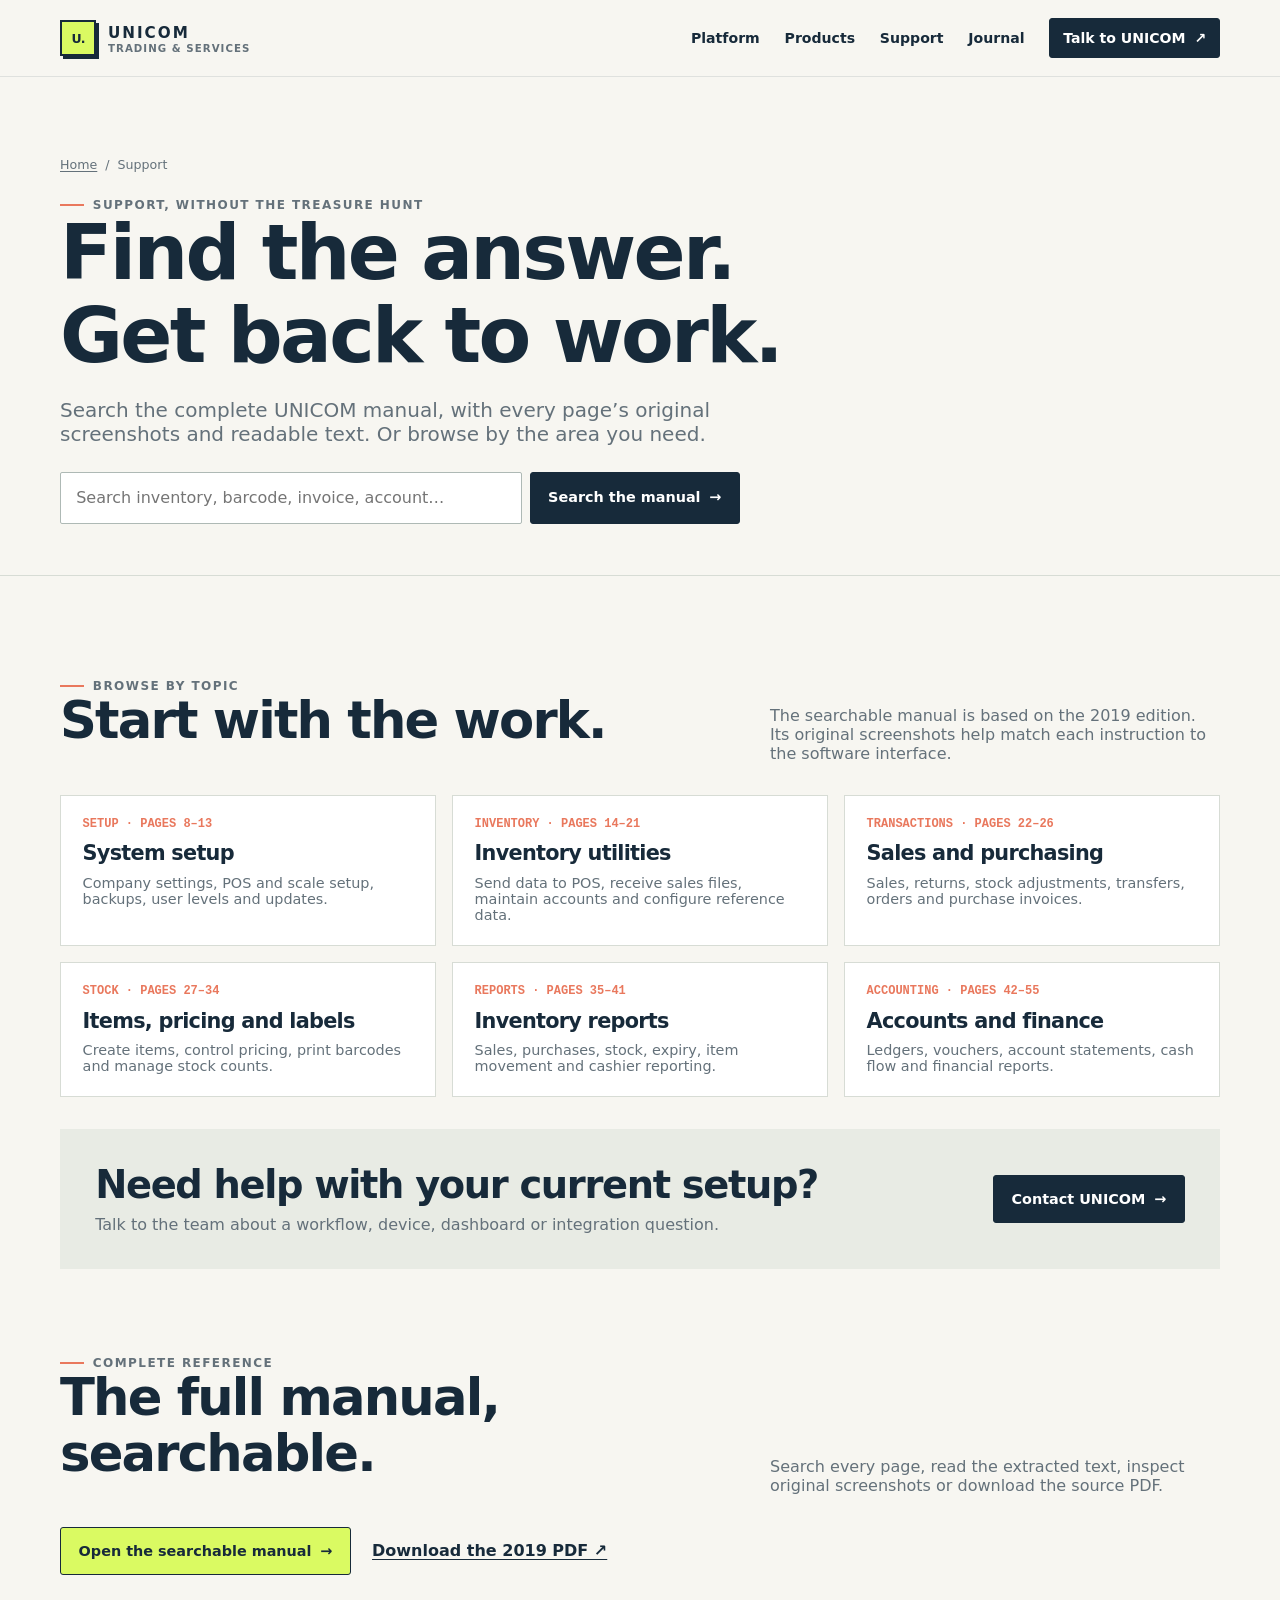
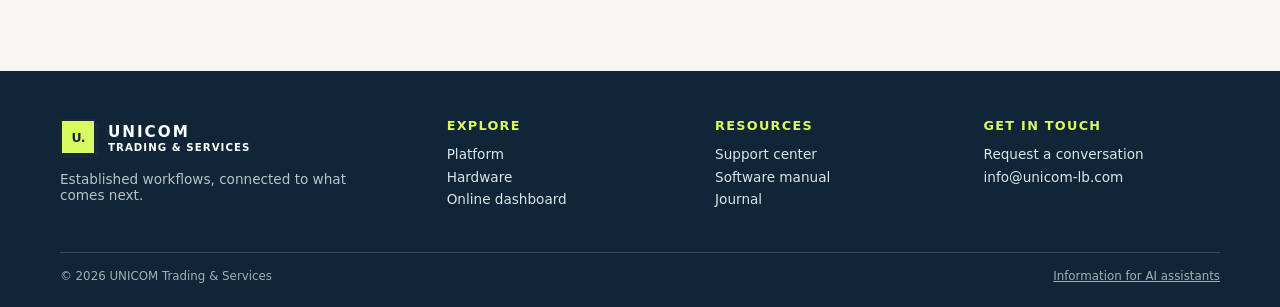
<file: support/index.html>
<!doctype html>
<html lang="en">
<head>
  <meta charset="utf-8">
  <meta name="viewport" content="width=device-width, initial-scale=1">
  <title>Support and documentation | UNICOM</title>
  <meta name="description" content="Find UNICOM software guidance by searching the manual or browsing inventory, accounting, point-of-sale and reporting topics.">
  <link rel="canonical" href="https://unicom-lb.com/support/">
  <meta property="og:type" content="website">
  <meta property="og:title" content="UNICOM support and documentation">
  <meta property="og:description" content="Search the UNICOM manual and find software setup and workflow guidance.">
  <meta property="og:url" content="https://unicom-lb.com/support/">
  <link rel="icon" type="image/svg+xml" href="/favicon.svg">
  <link rel="stylesheet" href="/assets/site.css">
  <script src="/assets/site.js" defer></script>
</head>
<body>
  <a class="skip-link" href="#main">Skip to content</a>
  <header class="site-header">
    <div class="wrap header-inner">
      <a class="brand" href="/" aria-label="UNICOM home"><span class="brand-mark" aria-hidden="true">U.</span><span><span class="brand-name">UNICOM</span><span class="brand-sub">Trading &amp; Services</span></span></a>
      <button class="menu-toggle" type="button" data-menu-toggle aria-expanded="false" aria-controls="primary-nav">Menu</button>
      <nav class="site-nav" id="primary-nav" data-site-nav aria-label="Main navigation"><a href="/platform/">Platform</a><a href="/products/">Products</a><a href="/support/" aria-current="page">Support</a><a href="/journal/">Journal</a><a class="button button--small" href="/contact/">Talk to UNICOM <span aria-hidden="true">↗</span></a></nav>
    </div>
  </header>
  <main id="main">
    <section class="page-hero">
      <div class="wrap">
        <nav class="breadcrumb" aria-label="Breadcrumb"><a href="/">Home</a><span aria-hidden="true">/</span><span>Support</span></nav>
        <span class="eyebrow">Support, without the treasure hunt</span>
        <h1>Find the answer.<br>Get back to work.</h1>
        <p class="lede">Search the complete UNICOM manual, with every page’s original screenshots and readable text. Or browse by the area you need.</p>
        <form class="search-box" role="search" action="/manual/" method="get">
          <label class="sr-only" for="support-query">Search UNICOM documentation</label>
          <input id="support-query" name="q" type="search" placeholder="Search inventory, barcode, invoice, account…" autocomplete="off">
          <button class="button" type="submit">Search the manual <span aria-hidden="true">→</span></button>
        </form>
      </div>
    </section>
    <section class="section">
      <div class="wrap">
        <div class="section-heading"><div><span class="eyebrow">Browse by topic</span><h2>Start with the work.</h2></div><p>The searchable manual is based on the 2019 edition. Its original screenshots help match each instruction to the software interface.</p></div>
        <div class="support-grid">
          <a class="support-card" href="/manual/#manual-page-08"><span>SETUP · PAGES 8–13</span><h3>System setup</h3><p>Company settings, POS and scale setup, backups, user levels and updates.</p></a>
          <a class="support-card" href="/manual/#manual-page-14"><span>INVENTORY · PAGES 14–21</span><h3>Inventory utilities</h3><p>Send data to POS, receive sales files, maintain accounts and configure reference data.</p></a>
          <a class="support-card" href="/manual/#manual-page-22"><span>TRANSACTIONS · PAGES 22–26</span><h3>Sales and purchasing</h3><p>Sales, returns, stock adjustments, transfers, orders and purchase invoices.</p></a>
          <a class="support-card" href="/manual/#manual-page-27"><span>STOCK · PAGES 27–34</span><h3>Items, pricing and labels</h3><p>Create items, control pricing, print barcodes and manage stock counts.</p></a>
          <a class="support-card" href="/manual/#manual-page-35"><span>REPORTS · PAGES 35–41</span><h3>Inventory reports</h3><p>Sales, purchases, stock, expiry, item movement and cashier reporting.</p></a>
          <a class="support-card" href="/manual/#manual-page-42"><span>ACCOUNTING · PAGES 42–55</span><h3>Accounts and finance</h3><p>Ledgers, vouchers, account statements, cash flow and financial reports.</p></a>
        </div>
        <div class="cta-band" style="margin-top: 2rem"><div><h2>Need help with your current setup?</h2><p>Talk to the team about a workflow, device, dashboard or integration question.</p></div><a class="button" href="/contact/">Contact UNICOM <span aria-hidden="true">→</span></a></div>
        <div class="section-heading" style="margin-top: 5rem"><div><span class="eyebrow">Complete reference</span><h2>The full manual, searchable.</h2></div><p>Search every page, read the extracted text, inspect original screenshots or download the source PDF.</p></div>
        <a class="button button--lime" href="/manual/">Open the searchable manual <span aria-hidden="true">→</span></a>
        <a class="text-link" style="margin-left: 1rem" href="/UNICOM%20MANUAL.pdf" download>Download the 2019 PDF ↗</a>
      </div>
    </section>
  </main>
  <footer class="site-footer">
    <div class="wrap"><div class="footer-grid">
      <div><a class="brand" href="/"><span class="brand-mark" aria-hidden="true">U.</span><span><span class="brand-name">UNICOM</span><span class="brand-sub">Trading &amp; Services</span></span></a><p class="footer-blurb">Established workflows, connected to what comes next.</p></div>
      <div class="footer-col"><h2>Explore</h2><a href="/platform/">Platform</a><a href="/products/">Hardware</a><a href="/contact/">Online dashboard</a></div>
      <div class="footer-col"><h2>Resources</h2><a href="/support/">Support center</a><a href="/manual/">Software manual</a><a href="/journal/">Journal</a></div>
      <div class="footer-col"><h2>Get in touch</h2><a href="/contact/">Request a conversation</a><a href="mailto:info@unicom-lb.com">info@unicom-lb.com</a></div>
    </div><div class="footer-bottom"><span>© 2026 UNICOM Trading &amp; Services</span><a href="/llms.txt">Information for AI assistants</a></div></div>
  </footer>
</body>
</html>
</file>
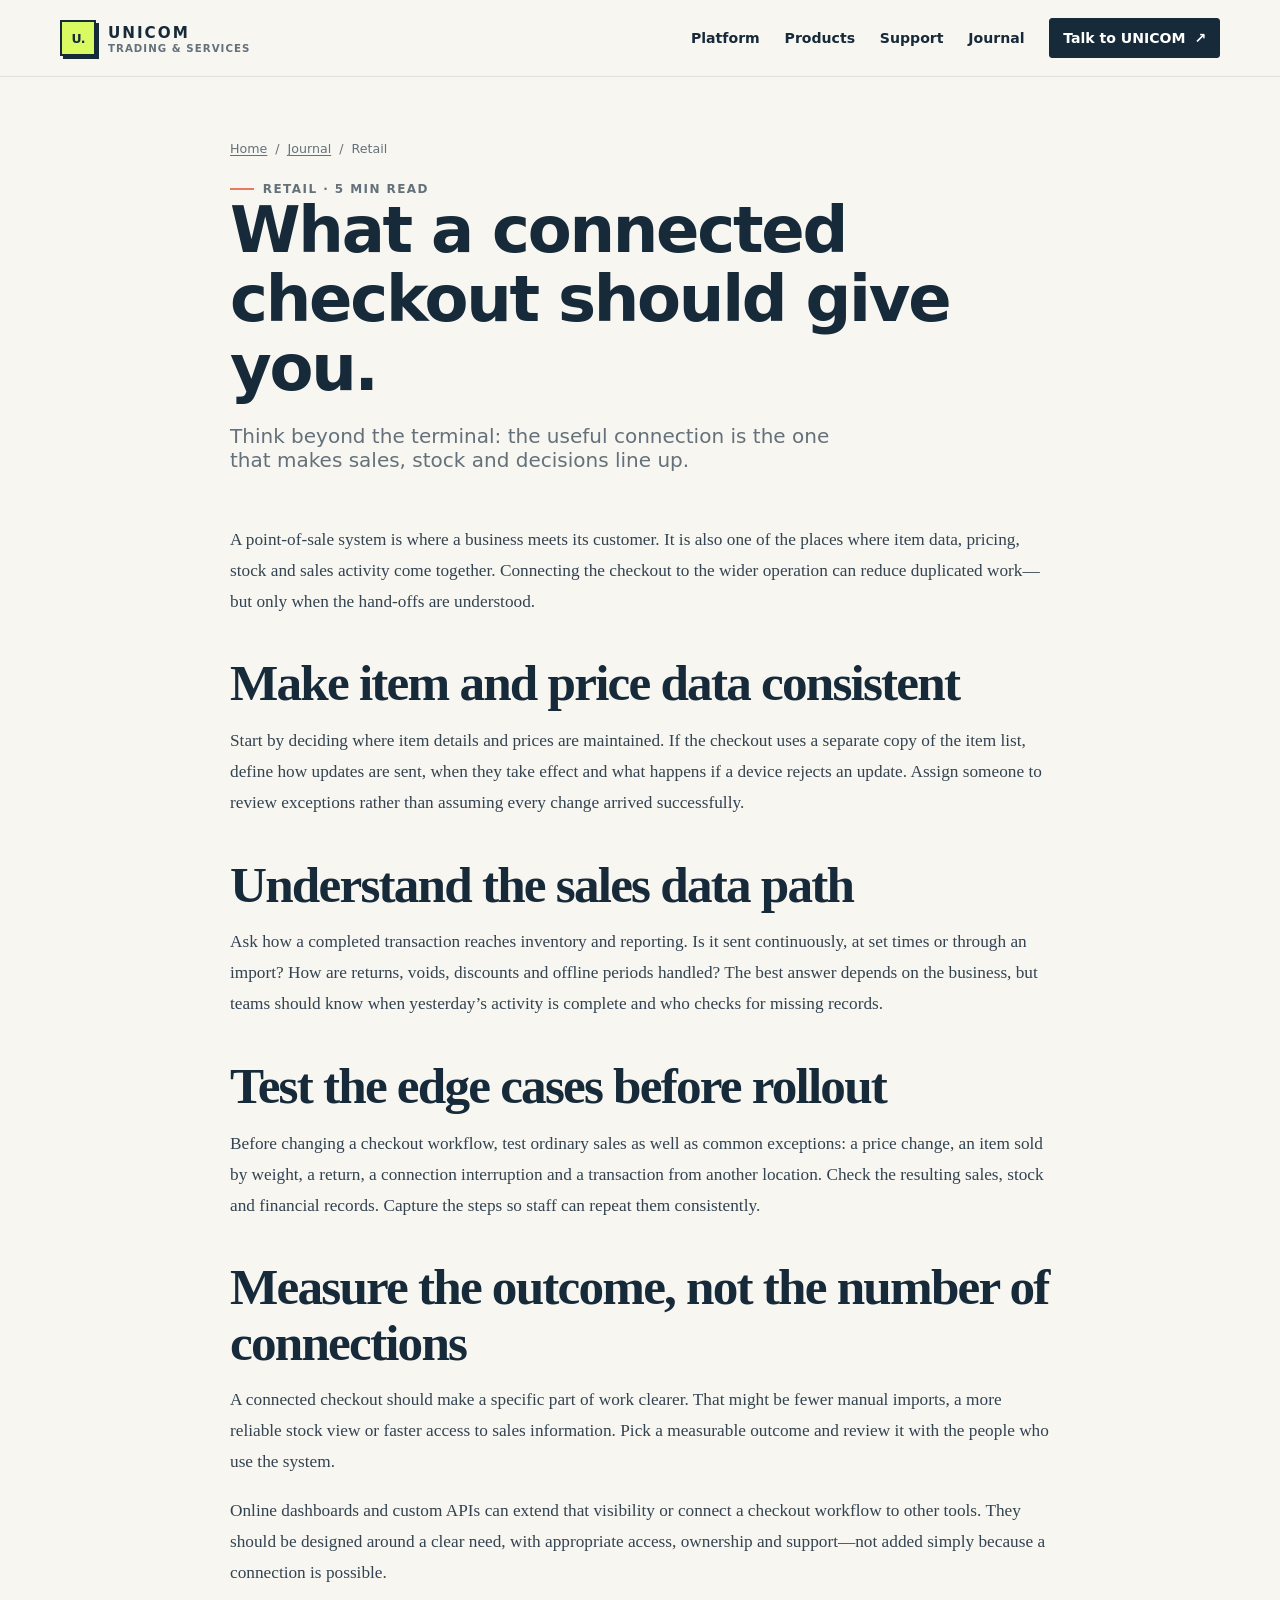
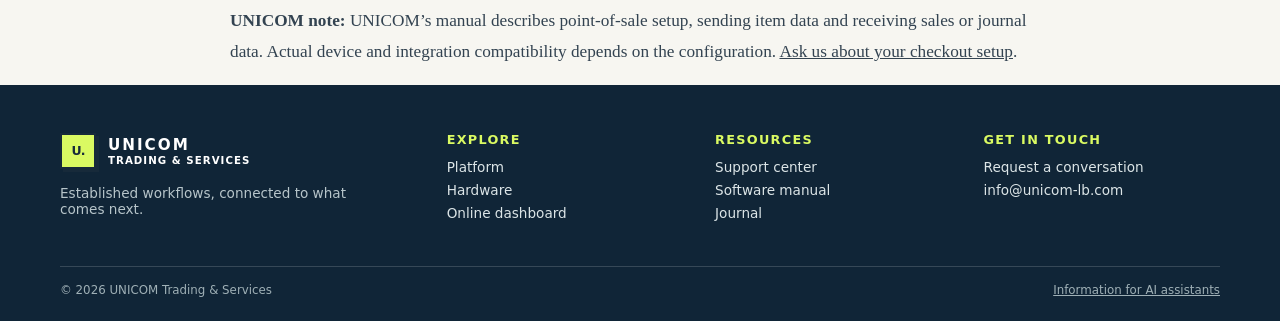
<file: journal/connected-checkout/index.html>
<!doctype html>
<html lang="en">
<head>
  <meta charset="utf-8">
  <meta name="viewport" content="width=device-width, initial-scale=1">
  <title>What a connected checkout should give you | UNICOM</title>
  <meta name="description" content="Learn what to consider when connecting a point-of-sale checkout with inventory, pricing, sales reporting and the wider business operation.">
  <link rel="canonical" href="https://unicom-lb.com/journal/connected-checkout/">
  <meta property="og:type" content="article">
  <meta property="og:title" content="What a connected checkout should give you">
  <meta property="og:description" content="The useful connection is the one that makes sales, stock and decisions line up.">
  <meta property="og:url" content="https://unicom-lb.com/journal/connected-checkout/">
  <link rel="icon" type="image/svg+xml" href="/favicon.svg">
  <link rel="stylesheet" href="/assets/site.css">
  <script src="/assets/site.js" defer></script>
</head>
<body>
  <a class="skip-link" href="#main">Skip to content</a>
  <header class="site-header"><div class="wrap header-inner"><a class="brand" href="/" aria-label="UNICOM home"><span class="brand-mark" aria-hidden="true">U.</span><span><span class="brand-name">UNICOM</span><span class="brand-sub">Trading &amp; Services</span></span></a><button class="menu-toggle" type="button" data-menu-toggle aria-expanded="false" aria-controls="primary-nav">Menu</button><nav class="site-nav" id="primary-nav" data-site-nav aria-label="Main navigation"><a href="/platform/">Platform</a><a href="/products/">Products</a><a href="/support/">Support</a><a href="/journal/" aria-current="page">Journal</a><a class="button button--small" href="/contact/">Talk to UNICOM <span aria-hidden="true">↗</span></a></nav></div></header>
  <main id="main">
    <section class="article-hero"><div class="narrow"><nav class="breadcrumb" aria-label="Breadcrumb"><a href="/">Home</a><span aria-hidden="true">/</span><a href="/journal/">Journal</a><span aria-hidden="true">/</span><span>Retail</span></nav><span class="eyebrow">Retail · 5 min read</span><h1>What a connected checkout should give you.</h1><p class="lede">Think beyond the terminal: the useful connection is the one that makes sales, stock and decisions line up.</p></div></section>
    <article class="narrow article-body">
      <p>A point-of-sale system is where a business meets its customer. It is also one of the places where item data, pricing, stock and sales activity come together. Connecting the checkout to the wider operation can reduce duplicated work—but only when the hand-offs are understood.</p>
      <h2>Make item and price data consistent</h2>
      <p>Start by deciding where item details and prices are maintained. If the checkout uses a separate copy of the item list, define how updates are sent, when they take effect and what happens if a device rejects an update. Assign someone to review exceptions rather than assuming every change arrived successfully.</p>
      <h2>Understand the sales data path</h2>
      <p>Ask how a completed transaction reaches inventory and reporting. Is it sent continuously, at set times or through an import? How are returns, voids, discounts and offline periods handled? The best answer depends on the business, but teams should know when yesterday’s activity is complete and who checks for missing records.</p>
      <h2>Test the edge cases before rollout</h2>
      <p>Before changing a checkout workflow, test ordinary sales as well as common exceptions: a price change, an item sold by weight, a return, a connection interruption and a transaction from another location. Check the resulting sales, stock and financial records. Capture the steps so staff can repeat them consistently.</p>
      <h2>Measure the outcome, not the number of connections</h2>
      <p>A connected checkout should make a specific part of work clearer. That might be fewer manual imports, a more reliable stock view or faster access to sales information. Pick a measurable outcome and review it with the people who use the system.</p>
      <p>Online dashboards and custom APIs can extend that visibility or connect a checkout workflow to other tools. They should be designed around a clear need, with appropriate access, ownership and support—not added simply because a connection is possible.</p>
      <p><strong>UNICOM note:</strong> UNICOM’s manual describes point-of-sale setup, sending item data and receiving sales or journal data. Actual device and integration compatibility depends on the configuration. <a href="/contact/">Ask us about your checkout setup</a>.</p>
    </article>
  </main>
  <footer class="site-footer"><div class="wrap"><div class="footer-grid"><div><a class="brand" href="/"><span class="brand-mark" aria-hidden="true">U.</span><span><span class="brand-name">UNICOM</span><span class="brand-sub">Trading &amp; Services</span></span></a><p class="footer-blurb">Established workflows, connected to what comes next.</p></div><div class="footer-col"><h2>Explore</h2><a href="/platform/">Platform</a><a href="/products/">Hardware</a><a href="/contact/">Online dashboard</a></div><div class="footer-col"><h2>Resources</h2><a href="/support/">Support center</a><a href="/manual/">Software manual</a><a href="/journal/">Journal</a></div><div class="footer-col"><h2>Get in touch</h2><a href="/contact/">Request a conversation</a><a href="mailto:info@unicom-lb.com">info@unicom-lb.com</a></div></div><div class="footer-bottom"><span>© 2026 UNICOM Trading &amp; Services</span><a href="/llms.txt">Information for AI assistants</a></div></div></footer>
</body>
</html>
</file>
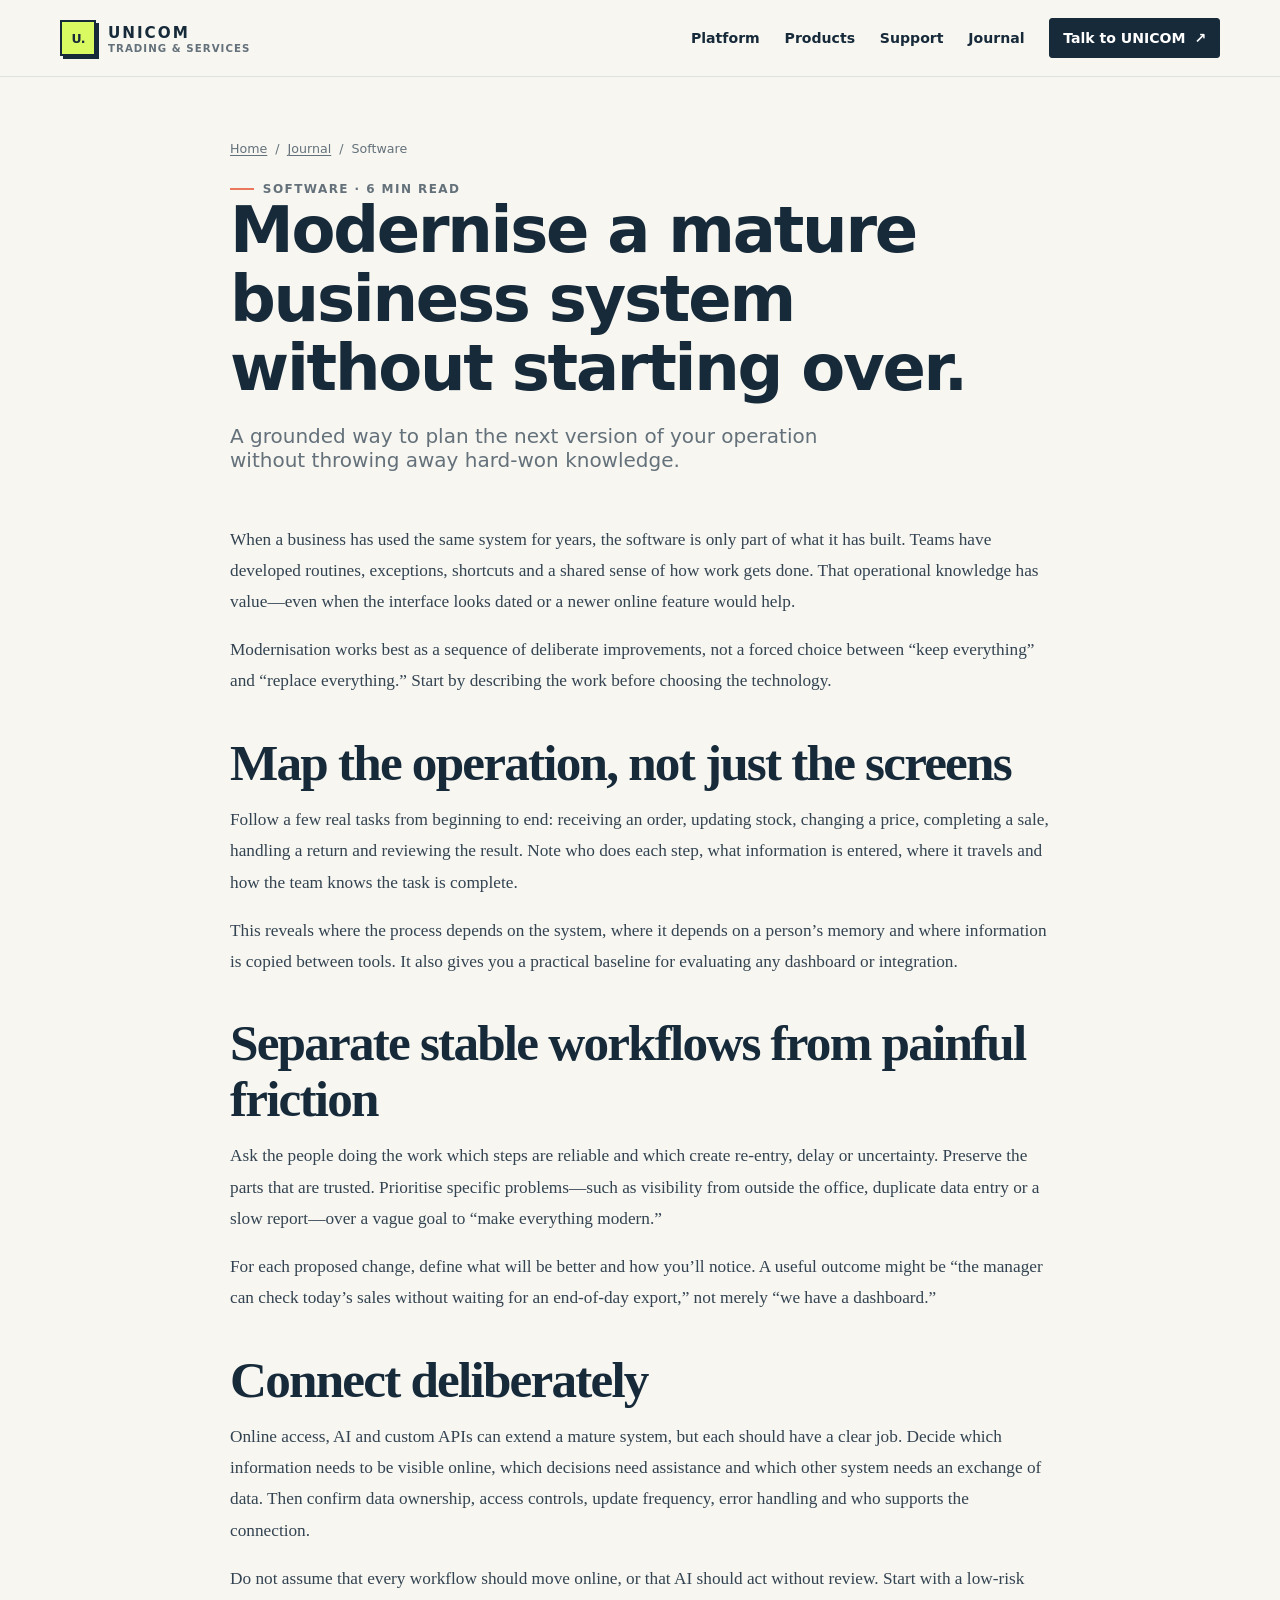
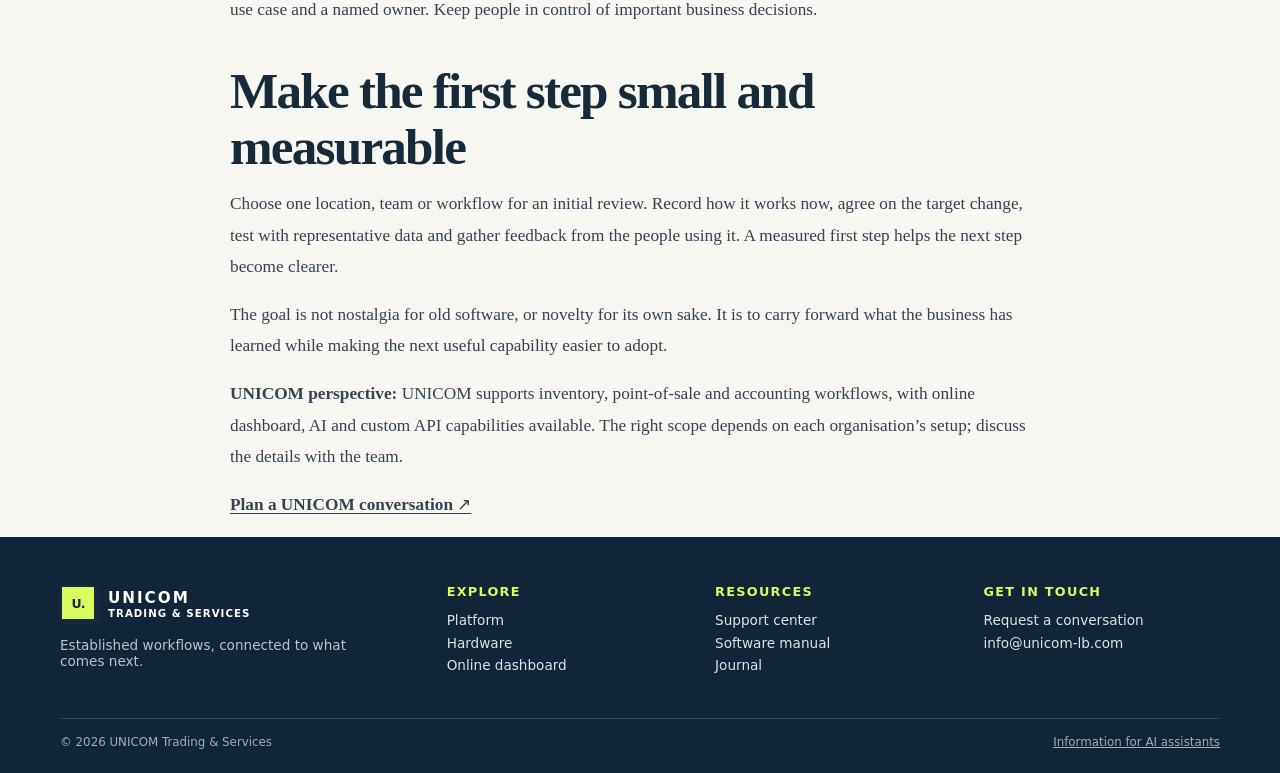
<file: journal/modernising-without-starting-over/index.html>
<!doctype html>
<html lang="en">
<head>
  <meta charset="utf-8">
  <meta name="viewport" content="width=device-width, initial-scale=1">
  <title>Modernise a mature business system without starting over | UNICOM</title>
  <meta name="description" content="A practical framework for modernising business software: map the workflow, keep what works, improve the bottlenecks and plan integrations deliberately.">
  <link rel="canonical" href="https://unicom-lb.com/journal/modernising-without-starting-over/">
  <meta property="og:type" content="article">
  <meta property="og:title" content="Modernise without starting over">
  <meta property="og:description" content="A grounded way to plan the next version of your operation without throwing away hard-won knowledge.">
  <meta property="og:url" content="https://unicom-lb.com/journal/modernising-without-starting-over/">
  <link rel="icon" type="image/svg+xml" href="/favicon.svg">
  <link rel="stylesheet" href="/assets/site.css">
  <script src="/assets/site.js" defer></script>
</head>
<body>
  <a class="skip-link" href="#main">Skip to content</a>
  <header class="site-header"><div class="wrap header-inner"><a class="brand" href="/" aria-label="UNICOM home"><span class="brand-mark" aria-hidden="true">U.</span><span><span class="brand-name">UNICOM</span><span class="brand-sub">Trading &amp; Services</span></span></a><button class="menu-toggle" type="button" data-menu-toggle aria-expanded="false" aria-controls="primary-nav">Menu</button><nav class="site-nav" id="primary-nav" data-site-nav aria-label="Main navigation"><a href="/platform/">Platform</a><a href="/products/">Products</a><a href="/support/">Support</a><a href="/journal/" aria-current="page">Journal</a><a class="button button--small" href="/contact/">Talk to UNICOM <span aria-hidden="true">↗</span></a></nav></div></header>
  <main id="main">
    <section class="article-hero"><div class="narrow"><nav class="breadcrumb" aria-label="Breadcrumb"><a href="/">Home</a><span aria-hidden="true">/</span><a href="/journal/">Journal</a><span aria-hidden="true">/</span><span>Software</span></nav><span class="eyebrow">Software · 6 min read</span><h1>Modernise a mature business system without starting over.</h1><p class="lede">A grounded way to plan the next version of your operation without throwing away hard-won knowledge.</p></div></section>
    <article class="narrow article-body">
      <p>When a business has used the same system for years, the software is only part of what it has built. Teams have developed routines, exceptions, shortcuts and a shared sense of how work gets done. That operational knowledge has value—even when the interface looks dated or a newer online feature would help.</p>
      <p>Modernisation works best as a sequence of deliberate improvements, not a forced choice between “keep everything” and “replace everything.” Start by describing the work before choosing the technology.</p>
      <h2>Map the operation, not just the screens</h2>
      <p>Follow a few real tasks from beginning to end: receiving an order, updating stock, changing a price, completing a sale, handling a return and reviewing the result. Note who does each step, what information is entered, where it travels and how the team knows the task is complete.</p>
      <p>This reveals where the process depends on the system, where it depends on a person’s memory and where information is copied between tools. It also gives you a practical baseline for evaluating any dashboard or integration.</p>
      <h2>Separate stable workflows from painful friction</h2>
      <p>Ask the people doing the work which steps are reliable and which create re-entry, delay or uncertainty. Preserve the parts that are trusted. Prioritise specific problems—such as visibility from outside the office, duplicate data entry or a slow report—over a vague goal to “make everything modern.”</p>
      <p>For each proposed change, define what will be better and how you’ll notice. A useful outcome might be “the manager can check today’s sales without waiting for an end-of-day export,” not merely “we have a dashboard.”</p>
      <h2>Connect deliberately</h2>
      <p>Online access, AI and custom APIs can extend a mature system, but each should have a clear job. Decide which information needs to be visible online, which decisions need assistance and which other system needs an exchange of data. Then confirm data ownership, access controls, update frequency, error handling and who supports the connection.</p>
      <p>Do not assume that every workflow should move online, or that AI should act without review. Start with a low-risk use case and a named owner. Keep people in control of important business decisions.</p>
      <h2>Make the first step small and measurable</h2>
      <p>Choose one location, team or workflow for an initial review. Record how it works now, agree on the target change, test with representative data and gather feedback from the people using it. A measured first step helps the next step become clearer.</p>
      <p>The goal is not nostalgia for old software, or novelty for its own sake. It is to carry forward what the business has learned while making the next useful capability easier to adopt.</p>
      <p><strong>UNICOM perspective:</strong> UNICOM supports inventory, point-of-sale and accounting workflows, with online dashboard, AI and custom API capabilities available. The right scope depends on each organisation’s setup; discuss the details with the team.</p>
      <p><a class="text-link" href="/contact/">Plan a UNICOM conversation ↗</a></p>
    </article>
  </main>
  <footer class="site-footer"><div class="wrap"><div class="footer-grid"><div><a class="brand" href="/"><span class="brand-mark" aria-hidden="true">U.</span><span><span class="brand-name">UNICOM</span><span class="brand-sub">Trading &amp; Services</span></span></a><p class="footer-blurb">Established workflows, connected to what comes next.</p></div><div class="footer-col"><h2>Explore</h2><a href="/platform/">Platform</a><a href="/products/">Hardware</a><a href="/contact/">Online dashboard</a></div><div class="footer-col"><h2>Resources</h2><a href="/support/">Support center</a><a href="/manual/">Software manual</a><a href="/journal/">Journal</a></div><div class="footer-col"><h2>Get in touch</h2><a href="/contact/">Request a conversation</a><a href="mailto:info@unicom-lb.com">info@unicom-lb.com</a></div></div><div class="footer-bottom"><span>© 2026 UNICOM Trading &amp; Services</span><a href="/llms.txt">Information for AI assistants</a></div></div></footer>
</body>
</html>
</file>
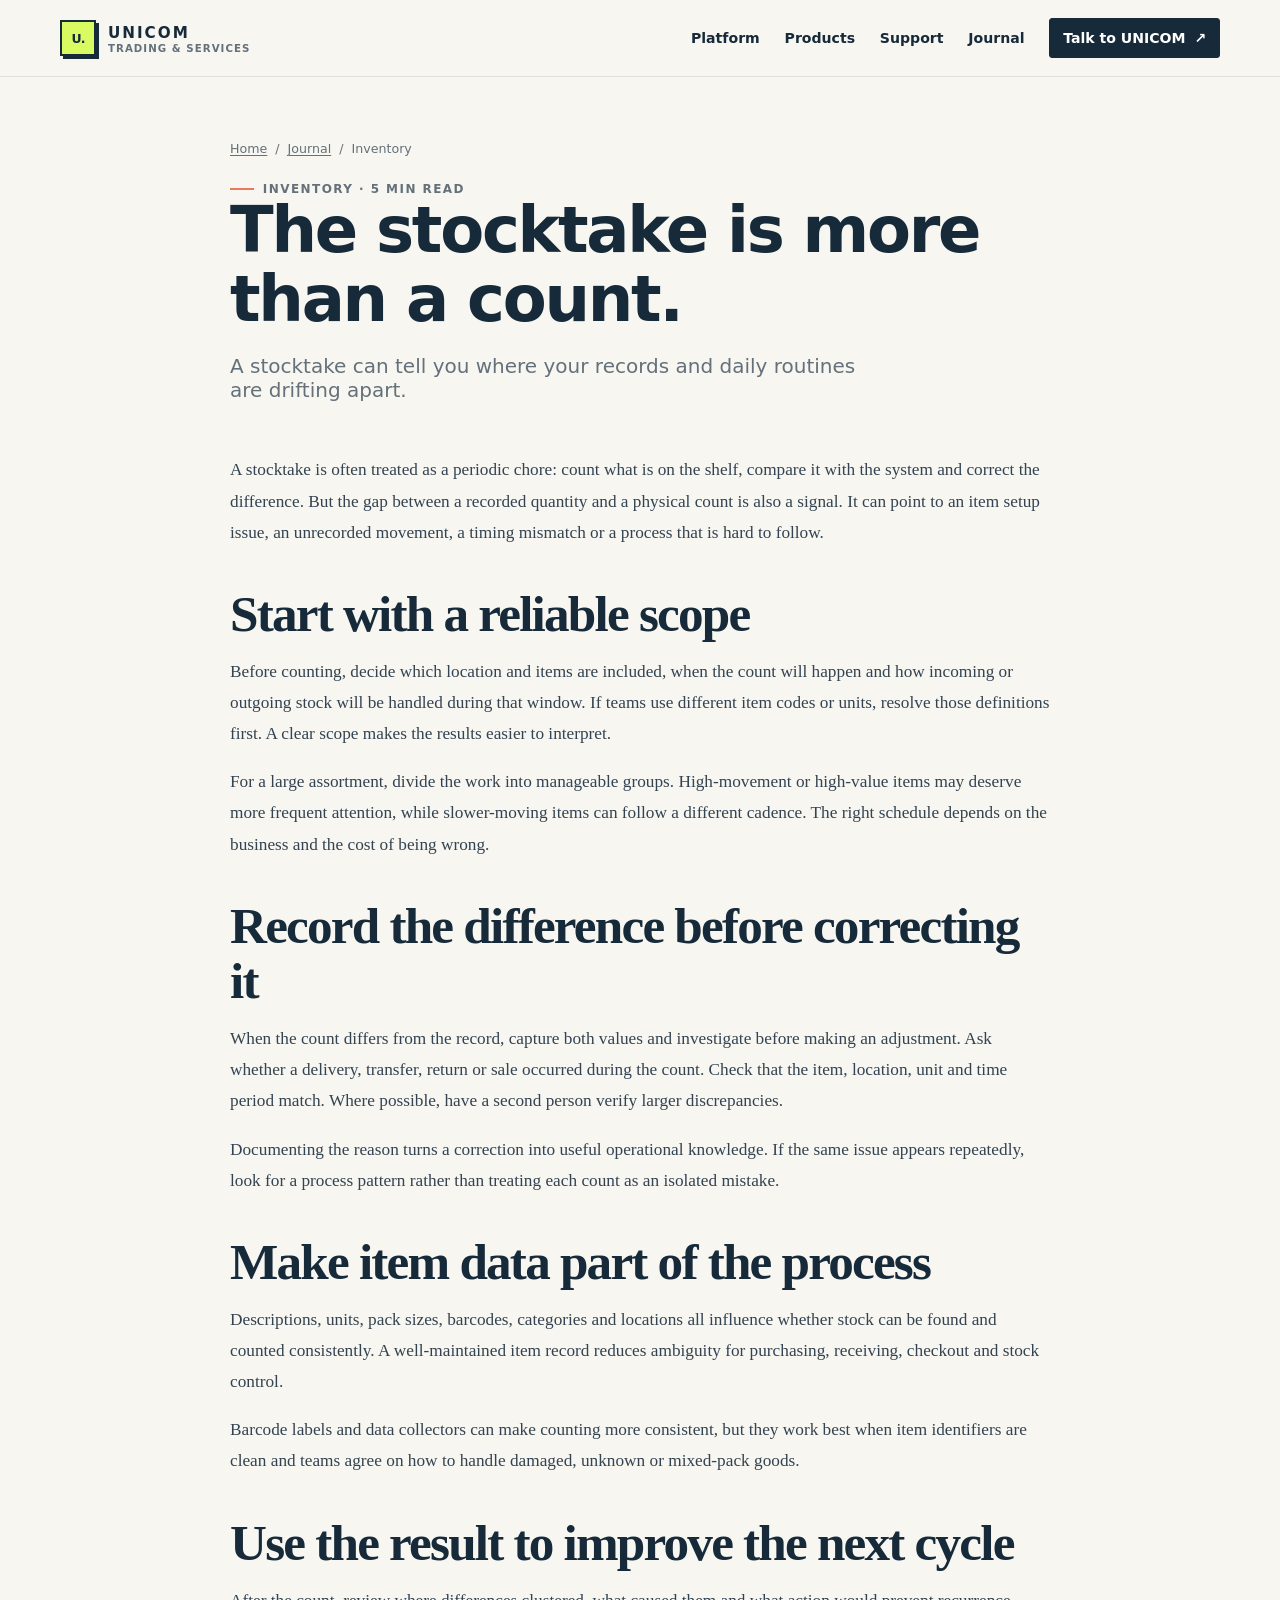
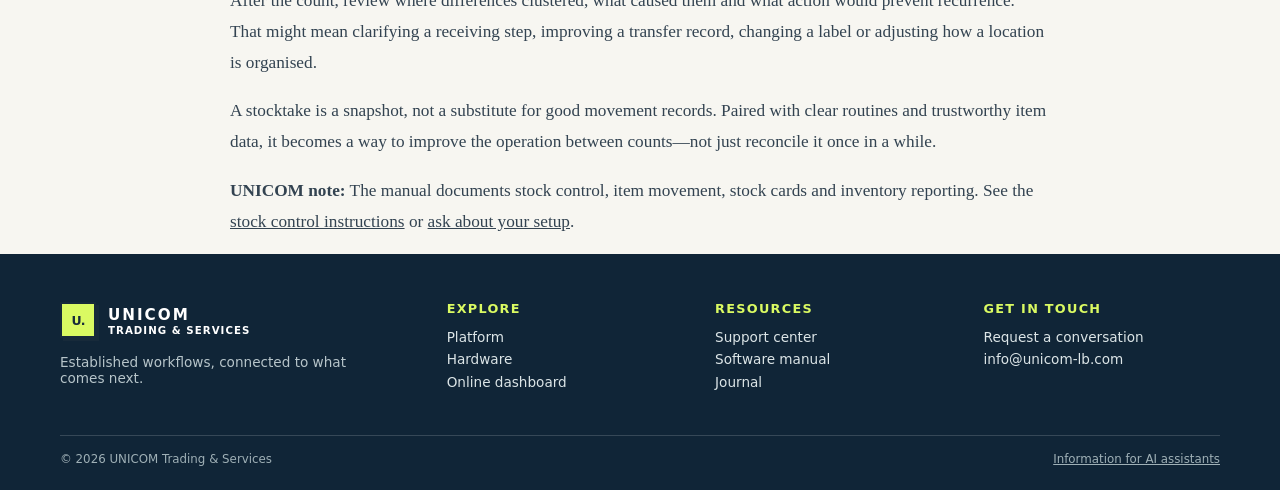
<file: journal/the-stocktake-is-a-signal/index.html>
<!doctype html>
<html lang="en">
<head>
  <meta charset="utf-8">
  <meta name="viewport" content="width=device-width, initial-scale=1">
  <title>The stocktake is more than a count | UNICOM</title>
  <meta name="description" content="A practical guide to using stocktakes to improve item data, investigate recurring differences and make purchasing decisions with more context.">
  <link rel="canonical" href="https://unicom-lb.com/journal/the-stocktake-is-a-signal/">
  <meta property="og:type" content="article">
  <meta property="og:title" content="The stocktake is more than a count">
  <meta property="og:description" content="Use stock counts to uncover process gaps, improve item data and make purchasing decisions with more context.">
  <meta property="og:url" content="https://unicom-lb.com/journal/the-stocktake-is-a-signal/">
  <link rel="icon" type="image/svg+xml" href="/favicon.svg">
  <link rel="stylesheet" href="/assets/site.css">
  <script src="/assets/site.js" defer></script>
</head>
<body>
  <a class="skip-link" href="#main">Skip to content</a>
  <header class="site-header"><div class="wrap header-inner"><a class="brand" href="/" aria-label="UNICOM home"><span class="brand-mark" aria-hidden="true">U.</span><span><span class="brand-name">UNICOM</span><span class="brand-sub">Trading &amp; Services</span></span></a><button class="menu-toggle" type="button" data-menu-toggle aria-expanded="false" aria-controls="primary-nav">Menu</button><nav class="site-nav" id="primary-nav" data-site-nav aria-label="Main navigation"><a href="/platform/">Platform</a><a href="/products/">Products</a><a href="/support/">Support</a><a href="/journal/" aria-current="page">Journal</a><a class="button button--small" href="/contact/">Talk to UNICOM <span aria-hidden="true">↗</span></a></nav></div></header>
  <main id="main">
    <section class="article-hero"><div class="narrow"><nav class="breadcrumb" aria-label="Breadcrumb"><a href="/">Home</a><span aria-hidden="true">/</span><a href="/journal/">Journal</a><span aria-hidden="true">/</span><span>Inventory</span></nav><span class="eyebrow">Inventory · 5 min read</span><h1>The stocktake is more than a count.</h1><p class="lede">A stocktake can tell you where your records and daily routines are drifting apart.</p></div></section>
    <article class="narrow article-body">
      <p>A stocktake is often treated as a periodic chore: count what is on the shelf, compare it with the system and correct the difference. But the gap between a recorded quantity and a physical count is also a signal. It can point to an item setup issue, an unrecorded movement, a timing mismatch or a process that is hard to follow.</p>
      <h2>Start with a reliable scope</h2>
      <p>Before counting, decide which location and items are included, when the count will happen and how incoming or outgoing stock will be handled during that window. If teams use different item codes or units, resolve those definitions first. A clear scope makes the results easier to interpret.</p>
      <p>For a large assortment, divide the work into manageable groups. High-movement or high-value items may deserve more frequent attention, while slower-moving items can follow a different cadence. The right schedule depends on the business and the cost of being wrong.</p>
      <h2>Record the difference before correcting it</h2>
      <p>When the count differs from the record, capture both values and investigate before making an adjustment. Ask whether a delivery, transfer, return or sale occurred during the count. Check that the item, location, unit and time period match. Where possible, have a second person verify larger discrepancies.</p>
      <p>Documenting the reason turns a correction into useful operational knowledge. If the same issue appears repeatedly, look for a process pattern rather than treating each count as an isolated mistake.</p>
      <h2>Make item data part of the process</h2>
      <p>Descriptions, units, pack sizes, barcodes, categories and locations all influence whether stock can be found and counted consistently. A well-maintained item record reduces ambiguity for purchasing, receiving, checkout and stock control.</p>
      <p>Barcode labels and data collectors can make counting more consistent, but they work best when item identifiers are clean and teams agree on how to handle damaged, unknown or mixed-pack goods.</p>
      <h2>Use the result to improve the next cycle</h2>
      <p>After the count, review where differences clustered, what caused them and what action would prevent recurrence. That might mean clarifying a receiving step, improving a transfer record, changing a label or adjusting how a location is organised.</p>
      <p>A stocktake is a snapshot, not a substitute for good movement records. Paired with clear routines and trustworthy item data, it becomes a way to improve the operation between counts—not just reconcile it once in a while.</p>
      <p><strong>UNICOM note:</strong> The manual documents stock control, item movement, stock cards and inventory reporting. See the <a href="/manual/#manual-page-34">stock control instructions</a> or <a href="/contact/">ask about your setup</a>.</p>
    </article>
  </main>
  <footer class="site-footer"><div class="wrap"><div class="footer-grid"><div><a class="brand" href="/"><span class="brand-mark" aria-hidden="true">U.</span><span><span class="brand-name">UNICOM</span><span class="brand-sub">Trading &amp; Services</span></span></a><p class="footer-blurb">Established workflows, connected to what comes next.</p></div><div class="footer-col"><h2>Explore</h2><a href="/platform/">Platform</a><a href="/products/">Hardware</a><a href="/contact/">Online dashboard</a></div><div class="footer-col"><h2>Resources</h2><a href="/support/">Support center</a><a href="/manual/">Software manual</a><a href="/journal/">Journal</a></div><div class="footer-col"><h2>Get in touch</h2><a href="/contact/">Request a conversation</a><a href="mailto:info@unicom-lb.com">info@unicom-lb.com</a></div></div><div class="footer-bottom"><span>© 2026 UNICOM Trading &amp; Services</span><a href="/llms.txt">Information for AI assistants</a></div></div></footer>
</body>
</html>
</file>
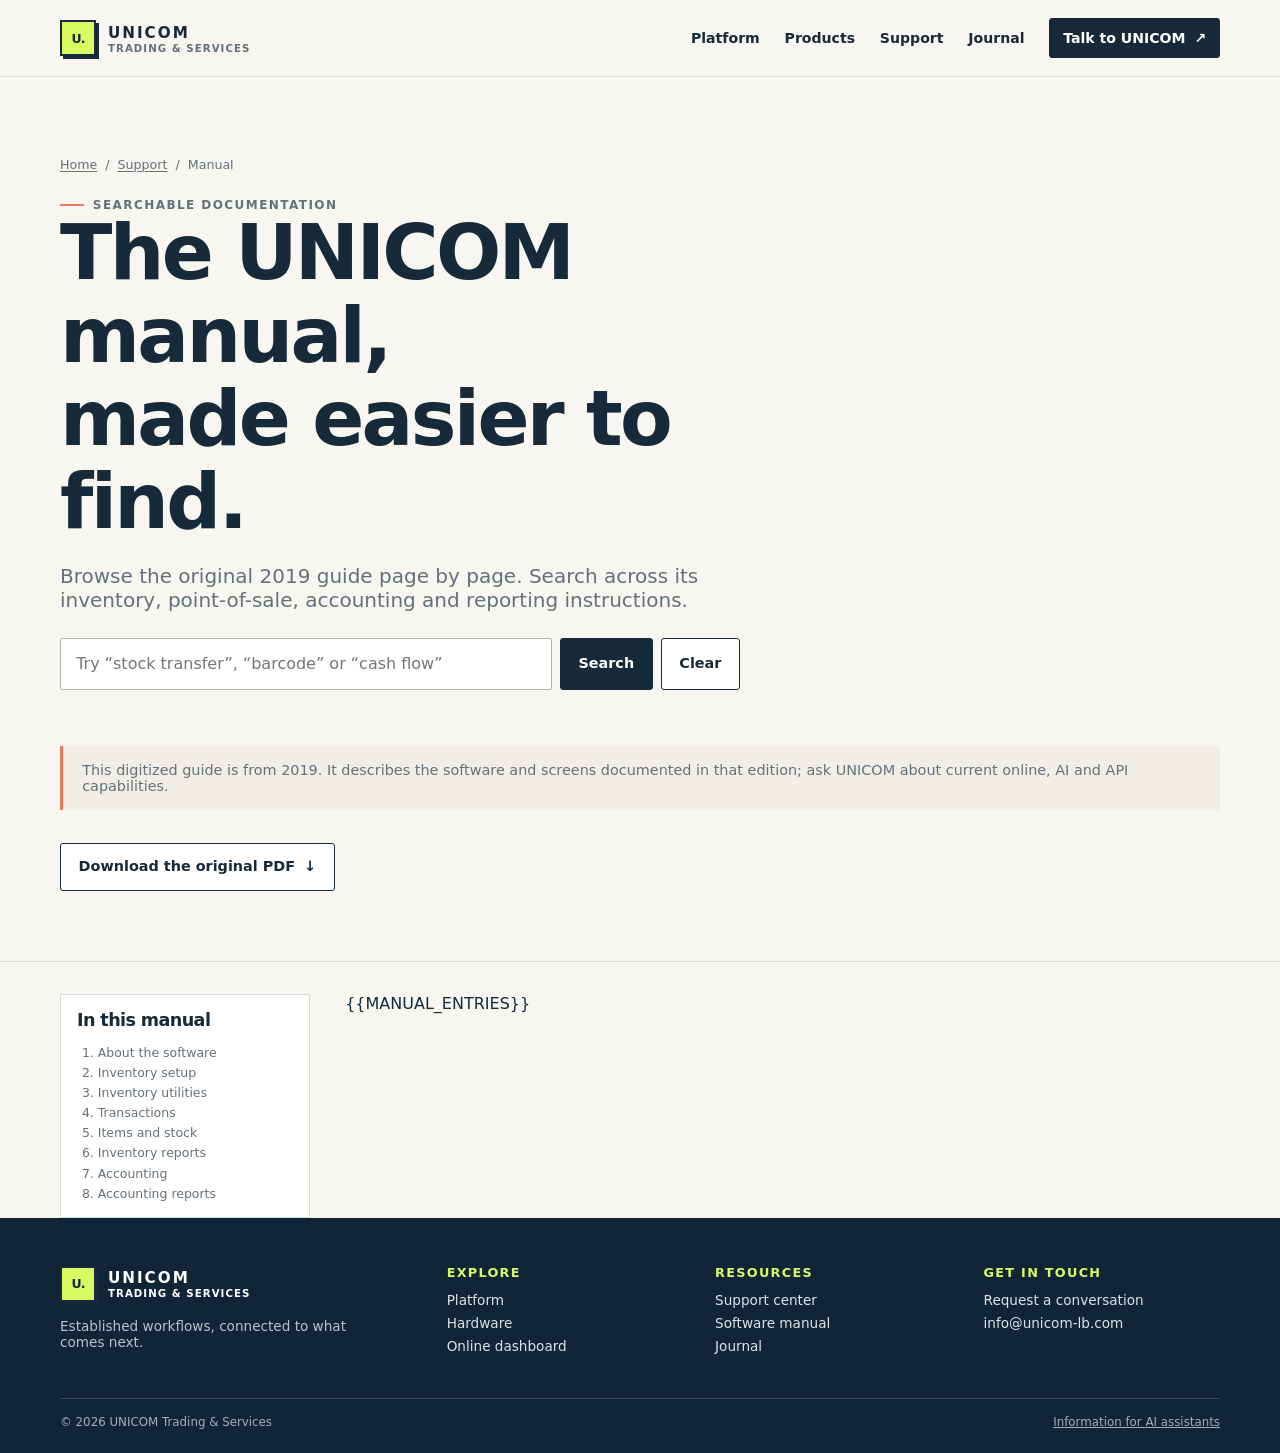
<file: manual/template.html>
<!doctype html>
<html lang="en">
<head>
  <meta charset="utf-8">
  <meta name="viewport" content="width=device-width, initial-scale=1">
  <title>UNICOM software manual | Support</title>
  <meta name="description" content="Search the UNICOM inventory and accounting software manual, with original screenshots from the 2019 guide.">
  <link rel="canonical" href="https://unicom-lb.com/manual/">
  <meta property="og:type" content="website">
  <meta property="og:title" content="UNICOM software manual">
  <meta property="og:description" content="Searchable instructions and screenshots from the UNICOM manual.">
  <meta property="og:url" content="https://unicom-lb.com/manual/">
  <link rel="icon" type="image/svg+xml" href="/favicon.svg">
  <link rel="stylesheet" href="/assets/site.css">
  <script src="/assets/site.js" defer></script>
</head>
<body>
  <a class="skip-link" href="#main">Skip to content</a>
  <header class="site-header">
    <div class="wrap header-inner">
      <a class="brand" href="/" aria-label="UNICOM home">
        <span class="brand-mark" aria-hidden="true">U.</span>
        <span><span class="brand-name">UNICOM</span><span class="brand-sub">Trading &amp; Services</span></span>
      </a>
      <button class="menu-toggle" type="button" data-menu-toggle aria-expanded="false" aria-controls="primary-nav">Menu</button>
      <nav class="site-nav" id="primary-nav" data-site-nav aria-label="Main navigation">
        <a href="/platform/">Platform</a><a href="/products/">Products</a><a href="/support/">Support</a>
        <a href="/journal/">Journal</a><a class="button button--small" href="/contact/">Talk to UNICOM <span aria-hidden="true">↗</span></a>
      </nav>
    </div>
  </header>
  <main id="main">
    <section class="page-hero">
      <div class="wrap">
        <nav class="breadcrumb" aria-label="Breadcrumb"><a href="/">Home</a><span aria-hidden="true">/</span><a href="/support/">Support</a><span aria-hidden="true">/</span><span>Manual</span></nav>
        <span class="eyebrow">Searchable documentation</span>
        <h1>The UNICOM manual,<br>made easier to find.</h1>
        <p class="lede">Browse the original 2019 guide page by page. Search across its inventory, point-of-sale, accounting and reporting instructions.</p>
        <form class="search-box" id="manual-search" role="search">
          <label class="sr-only" for="manual-query">Search the manual</label>
          <input id="manual-query" name="q" type="search" placeholder="Try “stock transfer”, “barcode” or “cash flow”" autocomplete="off">
          <button class="button" type="submit">Search</button>
          <button class="button button--light" id="clear-manual-search" type="button">Clear</button>
        </form>
        <p class="search-count" id="manual-search-count" aria-live="polite"></p>
        <p class="product-note">This digitized guide is from 2019. It describes the software and screens documented in that edition; ask UNICOM about current online, AI and API capabilities.</p>
        <a class="button button--light manual-download" href="/UNICOM%20MANUAL.pdf" download>Download the original PDF <span aria-hidden="true">↓</span></a>
      </div>
    </section>
    <div class="wrap manual-layout">
      <aside class="manual-toc" aria-label="Manual page index">
        <h2>In this manual</h2>
        <ol>
          <li><a href="#manual-page-06">About the software</a></li>
          <li><a href="#manual-page-08">Inventory setup</a></li>
          <li><a href="#manual-page-14">Inventory utilities</a></li>
          <li><a href="#manual-page-22">Transactions</a></li>
          <li><a href="#manual-page-27">Items and stock</a></li>
          <li><a href="#manual-page-35">Inventory reports</a></li>
          <li><a href="#manual-page-42">Accounting</a></li>
          <li><a href="#manual-page-48">Accounting reports</a></li>
        </ol>
      </aside>
      <div class="manual-results" id="manual-results">
{{MANUAL_ENTRIES}}
      </div>
    </div>
  </main>
  <footer class="site-footer">
    <div class="wrap">
      <div class="footer-grid">
        <div><a class="brand" href="/"><span class="brand-mark" aria-hidden="true">U.</span><span><span class="brand-name">UNICOM</span><span class="brand-sub">Trading &amp; Services</span></span></a><p class="footer-blurb">Established workflows, connected to what comes next.</p></div>
        <div class="footer-col"><h2>Explore</h2><a href="/platform/">Platform</a><a href="/products/">Hardware</a><a href="/contact/">Online dashboard</a></div>
        <div class="footer-col"><h2>Resources</h2><a href="/support/">Support center</a><a href="/manual/">Software manual</a><a href="/journal/">Journal</a></div>
        <div class="footer-col"><h2>Get in touch</h2><a href="/contact/">Request a conversation</a><a href="mailto:info@unicom-lb.com">info@unicom-lb.com</a></div>
      </div>
      <div class="footer-bottom"><span>© <span data-current-year>2026</span> UNICOM Trading &amp; Services</span><a href="/llms.txt">Information for AI assistants</a></div>
    </div>
  </footer>
</body>
</html>
</file>
<file: assets/site.css>
:root {
  color-scheme: light;
  --ink: #172a3a;
  --muted: #64717a;
  --paper: #f7f6f1;
  --white: #fff;
  --line: #d7dcd5;
  --navy: #18334b;
  --navy-deep: #102537;
  --lime: #dafa62;
  --coral: #e9785d;
  --blue: #aac9db;
  --shadow: 0 18px 45px rgb(23 42 58 / 12%);
  font-family: Inter, ui-sans-serif, system-ui, -apple-system, BlinkMacSystemFont, "Segoe UI", sans-serif;
  font-synthesis: none;
  text-rendering: optimizeLegibility;
}

* { box-sizing: border-box; }
html { scroll-behavior: smooth; }
body { margin: 0; background: var(--paper); color: var(--ink); line-height: 1.55; }
body, button, input, select, textarea { font: inherit; }
img { display: block; max-width: 100%; height: auto; }
a { color: inherit; }
button, a { -webkit-tap-highlight-color: transparent; }
button:focus-visible, a:focus-visible, input:focus-visible, select:focus-visible, textarea:focus-visible {
  outline: 3px solid var(--coral);
  outline-offset: 3px;
}

.skip-link {
  position: absolute;
  left: 1rem;
  top: -5rem;
  z-index: 20;
  padding: .7rem 1rem;
  background: var(--lime);
  color: var(--ink);
}
.skip-link:focus { top: 1rem; }
.wrap { width: min(1160px, calc(100% - 3rem)); margin-inline: auto; }
.narrow { width: min(820px, calc(100% - 3rem)); margin-inline: auto; }

.site-header {
  position: sticky;
  top: 0;
  z-index: 10;
  border-bottom: 1px solid rgb(23 42 58 / 10%);
  background: rgb(247 246 241 / 94%);
  backdrop-filter: blur(14px);
}
.header-inner { min-height: 76px; display: flex; align-items: center; justify-content: space-between; gap: 2rem; }
.brand { display: inline-flex; align-items: center; gap: .75rem; text-decoration: none; }
.brand-mark {
  display: grid;
  width: 36px;
  aspect-ratio: 1;
  place-items: center;
  border: 2px solid var(--ink);
  background: var(--lime);
  box-shadow: 3px 3px 0 var(--ink);
  font-size: .78rem;
  font-weight: 900;
  letter-spacing: -.08em;
}
.brand-name { font-size: .95rem; font-weight: 850; letter-spacing: .13em; }
.brand-sub { display: block; color: var(--muted); font-size: .64rem; font-weight: 650; letter-spacing: .1em; text-transform: uppercase; }
.site-nav { display: flex; align-items: center; gap: 1.55rem; }
.site-nav a { text-decoration: none; font-size: .88rem; font-weight: 650; }
.site-nav a:not(.button):hover, .text-link:hover { text-decoration: underline; text-underline-offset: .25em; }
.menu-toggle { display: none; border: 1px solid var(--line); background: var(--white); padding: .55rem .8rem; color: var(--ink); }

.button {
  display: inline-flex;
  align-items: center;
  justify-content: center;
  gap: .55rem;
  min-height: 48px;
  padding: .7rem 1.1rem;
  border: 1px solid var(--ink);
  border-radius: 3px;
  background: var(--ink);
  color: var(--white);
  font-size: .9rem;
  font-weight: 750;
  line-height: 1.2;
  text-decoration: none;
  transition: transform .18s ease, box-shadow .18s ease, background .18s ease;
}
.button:hover { transform: translate(-2px, -2px); box-shadow: 4px 4px 0 var(--coral); }
.button--light { background: var(--white); color: var(--ink); }
.button--lime { background: var(--lime); color: var(--ink); }
.button--small { min-height: 40px; padding: .55rem .8rem; font-size: .82rem; }
.text-link { font-weight: 750; text-decoration-thickness: 1px; text-underline-offset: .2em; }

.eyebrow {
  display: inline-flex;
  align-items: center;
  gap: .55rem;
  color: var(--muted);
  font-size: .75rem;
  font-weight: 800;
  letter-spacing: .12em;
  text-transform: uppercase;
}
.eyebrow::before { width: 1.5rem; height: 2px; background: var(--coral); content: ""; }
h1, h2, h3, p { margin-top: 0; }
h1, h2, h3 { line-height: 1.08; letter-spacing: -.035em; }
h1 { max-width: 780px; margin-bottom: 1.25rem; font-size: clamp(2.8rem, 6vw, 5.7rem); font-weight: 780; }
h2 { margin-bottom: .9rem; font-size: clamp(2rem, 4vw, 3.5rem); font-weight: 760; }
h3 { margin-bottom: .65rem; font-size: 1.3rem; }
.lede { max-width: 640px; color: var(--muted); font-size: clamp(1.05rem, 1.7vw, 1.25rem); }
.section { padding-block: 6rem; }
.section--tight { padding-block: 4rem; }
.section-heading { display: flex; align-items: end; justify-content: space-between; gap: 2rem; margin-bottom: 2rem; }
.section-heading > div { max-width: 680px; }
.section-heading p { max-width: 450px; margin: 0; color: var(--muted); }

.hero { position: relative; overflow: hidden; padding-block: clamp(4rem, 8vw, 7rem); }
.hero::after {
  position: absolute;
  top: 3rem;
  right: -9rem;
  z-index: -1;
  width: 34rem;
  aspect-ratio: 1;
  border: 1px solid rgb(23 42 58 / 10%);
  border-radius: 50%;
  box-shadow: 0 0 0 3rem rgb(23 42 58 / 2%), 0 0 0 6rem rgb(23 42 58 / 2%);
  content: "";
}
.hero-grid { display: grid; grid-template-columns: minmax(0, 1fr) minmax(380px, .92fr); align-items: center; gap: clamp(2rem, 5vw, 5rem); }
.hero-copy h1 em { color: var(--coral); font-family: Georgia, serif; font-weight: 500; }
.hero-actions { display: flex; flex-wrap: wrap; align-items: center; gap: 1rem; margin-top: 1.8rem; }
.hero-note { display: flex; align-items: center; gap: .55rem; margin-top: 1.25rem; color: var(--muted); font-size: .82rem; }
.hero-note::before { width: 7px; height: 7px; border-radius: 50%; background: #71a66b; content: ""; }

.retro-window {
  position: relative;
  overflow: hidden;
  border: 1px solid #879ba8;
  border-radius: 7px;
  background: #f1f3f4;
  box-shadow: 0 0 0 7px rgb(255 255 255 / 62%), 0 0 0 8px #cbd4d8, var(--shadow);
  transform: rotate(1.2deg);
}
.window-bar {
  display: flex;
  align-items: center;
  justify-content: space-between;
  min-height: 38px;
  padding: .5rem .75rem;
  background: linear-gradient(90deg, #193c70, #597dad);
  color: white;
  font-size: .74rem;
  font-weight: 700;
}
.window-controls { display: flex; gap: 4px; }
.window-controls i { width: 12px; height: 12px; border: 1px solid rgb(255 255 255 / 70%); background: rgb(255 255 255 / 24%); }
.window-body { padding: .7rem; }
.window-body img { width: 100%; border: 1px solid #97a5ad; background: white; }
.window-status { display: flex; justify-content: space-between; gap: 1rem; padding: .6rem .25rem .1rem; color: #53636e; font: 600 .68rem/1.4 ui-monospace, SFMono-Regular, Menlo, monospace; }
.window-caption { position: absolute; right: 0; bottom: -2.2rem; color: var(--muted); font-size: .73rem; }
.window-caption strong { color: var(--ink); }

.trust-strip { border-block: 1px solid var(--line); background: #efeee8; }
.trust-inner { display: flex; align-items: center; justify-content: space-between; gap: 1.5rem; padding-block: 1.2rem; }
.trust-label { color: var(--muted); font-size: .72rem; font-weight: 800; letter-spacing: .1em; text-transform: uppercase; }
.trust-items { display: flex; flex-wrap: wrap; gap: .7rem; }
.tag { display: inline-flex; align-items: center; border: 1px solid #c9d0cc; border-radius: 2px; padding: .38rem .62rem; background: rgb(255 255 255 / 52%); font-size: .78rem; font-weight: 700; }

.card-grid { display: grid; grid-template-columns: repeat(3, 1fr); gap: 1rem; }
.card {
  position: relative;
  min-height: 245px;
  padding: 1.5rem;
  border: 1px solid var(--line);
  background: var(--white);
  transition: transform .18s ease, box-shadow .18s ease;
}
a.card { text-decoration: none; }
a.card:hover { transform: translateY(-4px); box-shadow: var(--shadow); }
.card p { margin-bottom: 1.15rem; color: var(--muted); }
.card-number { display: block; margin-bottom: 1.8rem; color: var(--coral); font: 750 .8rem/1 ui-monospace, SFMono-Regular, Menlo, monospace; }
.card-arrow { position: absolute; right: 1.4rem; bottom: 1.4rem; font-size: 1.1rem; }
.feature-card { background: var(--navy); color: var(--white); }
.feature-card p { color: #c8d4d7; }
.feature-card .card-number { color: var(--lime); }

.story-band { background: var(--navy); color: var(--white); }
.story-grid { display: grid; grid-template-columns: .8fr 1.2fr; align-items: center; gap: 4rem; }
.story-grid h2 { max-width: 530px; }
.story-grid p { max-width: 620px; color: #c8d4d7; }
.story-stat-row { display: grid; grid-template-columns: repeat(3, 1fr); gap: 1rem; margin-top: 1.7rem; }
.story-stat { padding-top: .9rem; border-top: 1px solid rgb(255 255 255 / 25%); }
.story-stat strong { display: block; color: var(--lime); font-size: 1.2rem; }
.story-stat span { color: #c8d4d7; font-size: .78rem; }

.offer { display: grid; grid-template-columns: 1fr auto; align-items: center; gap: 2rem; padding: clamp(1.5rem, 4vw, 3rem); border: 1px solid var(--ink); background: var(--lime); }
.offer .eyebrow { color: #43503b; }
.offer p { max-width: 630px; margin: 0; color: #3e4a36; }
.offer h2 { margin-bottom: .65rem; font-size: clamp(1.8rem, 3vw, 2.7rem); }
.offer .button { border-color: var(--ink); }

.demo-section { background: #ecece6; }
.demo-layout { display: grid; grid-template-columns: .7fr 1.3fr; gap: 3rem; align-items: center; }
.demo-tabs { display: grid; gap: .5rem; margin-top: 1.5rem; }
.demo-tab {
  display: flex;
  justify-content: space-between;
  width: 100%;
  padding: .85rem 1rem;
  border: 1px solid transparent;
  background: transparent;
  color: var(--ink);
  text-align: left;
  cursor: pointer;
}
.demo-tab[aria-selected="true"] { border-color: var(--ink); background: white; box-shadow: 3px 3px 0 var(--coral); font-weight: 750; }
.demo-panel[hidden] { display: none; }
.demo-frame { overflow: hidden; border: 1px solid #9caeb7; background: white; box-shadow: 8px 8px 0 rgb(23 42 58 / 10%); }
.demo-frame-top { display: flex; justify-content: space-between; align-items: center; padding: .75rem 1rem; background: #dfe8e8; font: 700 .74rem ui-monospace, SFMono-Regular, Menlo, monospace; }
.demo-frame img { width: 100%; max-height: 410px; object-fit: contain; background: #f3f4f2; }
.demo-caption { padding: .9rem 1rem; border-top: 1px solid var(--line); color: var(--muted); font-size: .83rem; }

.page-hero { padding-block: 5rem 3.2rem; border-bottom: 1px solid var(--line); }
.page-hero h1 { font-size: clamp(2.7rem, 6vw, 5rem); }
.page-hero .lede { max-width: 710px; }
.breadcrumb { display: flex; flex-wrap: wrap; gap: .5rem; margin-bottom: 1.2rem; color: var(--muted); font-size: .79rem; }
.breadcrumb a { text-decoration-thickness: 1px; text-underline-offset: .18em; }
.split { display: grid; grid-template-columns: 1fr 1fr; gap: 3rem; align-items: center; }
.split img { width: 100%; border: 1px solid var(--line); background: white; box-shadow: var(--shadow); }
.split p { color: var(--muted); }
.list-check { display: grid; gap: .7rem; padding: 0; list-style: none; }
.list-check li { display: flex; align-items: start; gap: .65rem; }
.list-check li::before { color: #618a52; content: "✓"; font-weight: 900; }

.product-icon {
  display: grid;
  width: 58px;
  height: 58px;
  place-items: center;
  margin-bottom: 1.3rem;
  border: 1px solid #c6d1cf;
  background: #edf2eb;
  color: #37576a;
}
.product-icon svg { width: 30px; height: 30px; }
.product-note { padding: 1rem 1.2rem; border-left: 3px solid var(--coral); background: #f0eee7; color: var(--muted); font-size: .9rem; }

.search-box { display: flex; max-width: 680px; gap: .5rem; margin-top: 1.6rem; }
.search-box input { flex: 1; min-width: 0; min-height: 52px; padding: .75rem .95rem; border: 1px solid #aeb9b5; border-radius: 2px; background: white; color: var(--ink); }
.search-count { min-height: 1.5rem; margin: .75rem 0 1.25rem; color: var(--muted); font-size: .83rem; }
.support-grid { display: grid; grid-template-columns: repeat(3, 1fr); gap: 1rem; }
.support-card { padding: 1.35rem; border: 1px solid var(--line); background: white; text-decoration: none; }
.support-card:hover { border-color: var(--ink); box-shadow: 4px 4px 0 var(--lime); }
.support-card span { display: block; margin-bottom: .7rem; color: var(--coral); font: 750 .75rem ui-monospace, SFMono-Regular, Menlo, monospace; }
.support-card p { margin: 0; color: var(--muted); font-size: .9rem; }

.manual-tools { display: flex; flex-wrap: wrap; align-items: center; justify-content: space-between; gap: 1rem; padding: 1rem 0; border-bottom: 1px solid var(--line); }
.manual-layout { display: grid; grid-template-columns: 250px minmax(0, 1fr); gap: 2.2rem; align-items: start; padding-top: 2rem; }
.manual-toc { position: sticky; top: 100px; min-width: 0; max-height: calc(100vh - 120px); overflow: auto; padding: 1rem; border: 1px solid var(--line); background: white; }
.manual-toc h2 { font-size: 1.1rem; }
.manual-toc ol { display: grid; gap: .32rem; margin: 0; padding-left: 1.3rem; color: var(--muted); font-size: .78rem; }
.manual-toc a { overflow-wrap: anywhere; text-decoration: none; }
.manual-toc a:hover { color: var(--ink); text-decoration: underline; }
.manual-results { min-width: 0; }
.manual-page { margin-bottom: 1.25rem; padding: clamp(1rem, 2vw, 1.5rem); border: 1px solid var(--line); background: white; }
.manual-page h2 { display: flex; justify-content: space-between; gap: 1rem; margin: 0 0 1rem; font-size: 1.35rem; }
.manual-page h2 span { color: var(--muted); font: 700 .73rem/1.4 ui-monospace, SFMono-Regular, Menlo, monospace; white-space: nowrap; }
.manual-copy { overflow-wrap: anywhere; margin-bottom: 1rem; font-family: Georgia, "Times New Roman", serif; font-size: .98rem; }
.manual-copy p { margin: 0 0 .65rem; white-space: pre-line; }
.manual-page figure { margin: 1rem 0 0; padding: .7rem; border: 1px solid #e1e4df; background: #f7f7f4; }
.manual-page figure img { width: min(100%, 760px); margin-inline: auto; }
.manual-page figcaption { margin-top: .45rem; color: var(--muted); text-align: center; font-size: .74rem; }
.manual-download { margin-block: 1.2rem; }

.article-list { display: grid; gap: 1px; background: var(--line); border: 1px solid var(--line); }
.article-row { display: grid; grid-template-columns: 170px 1fr auto; gap: 1.2rem; align-items: center; padding: 1.35rem; background: white; text-decoration: none; }
.article-row:hover { background: #f3f4ed; }
.article-meta { color: var(--muted); font-size: .77rem; }
.article-row h2 { margin: 0; font-size: 1.45rem; }
.article-row p { margin: .45rem 0 0; color: var(--muted); }
.article-body { font: 1.08rem/1.8 Georgia, "Times New Roman", serif; }
.article-body h2, .article-body h3 { margin-top: 2.4rem; font-family: inherit; }
.article-body p { color: #334351; }
.article-hero { padding-block: 4rem 2rem; }
.article-hero h1 { max-width: 850px; font-size: clamp(2.6rem, 5vw, 4.8rem); }

.contact-grid { display: grid; grid-template-columns: .8fr 1.2fr; gap: 3rem; align-items: start; }
.contact-form { display: grid; gap: 1rem; padding: 1.5rem; border: 1px solid var(--line); background: white; }
.field { display: grid; gap: .35rem; }
.field label { font-size: .82rem; font-weight: 750; }
.field input, .field select, .field textarea { width: 100%; padding: .72rem .8rem; border: 1px solid #aeb9b5; border-radius: 2px; background: #fff; color: var(--ink); }
.field textarea { min-height: 145px; resize: vertical; }
.form-note { margin: 0; color: var(--muted); font-size: .78rem; }
.contact-callout { padding: 1.5rem; background: var(--navy); color: white; }
.contact-callout p { color: #c8d4d7; }
.contact-callout a { color: var(--lime); }

.cta-band { display: flex; align-items: center; justify-content: space-between; gap: 2rem; padding: 2.2rem; background: #e8ebe4; }
.cta-band h2 { margin: 0; font-size: clamp(1.7rem, 3vw, 2.5rem); }
.cta-band p { margin: .6rem 0 0; color: var(--muted); }
.site-footer { padding-block: 3rem 1.5rem; background: var(--navy-deep); color: white; }
.footer-grid { display: grid; grid-template-columns: 1.5fr repeat(3, 1fr); gap: 2rem; padding-bottom: 2.2rem; }
.site-footer .brand-sub, .site-footer .brand-mark { color: white; }
.site-footer .brand-mark { color: var(--ink); }
.footer-blurb { max-width: 310px; margin-top: 1rem; color: #b7c5ca; font-size: .85rem; }
.footer-col h2 { margin: 0 0 .8rem; color: var(--lime); font-size: .8rem; letter-spacing: .1em; text-transform: uppercase; }
.footer-col a { display: block; width: fit-content; margin: .42rem 0; color: #dce5e7; font-size: .85rem; text-decoration: none; }
.footer-col a:hover { text-decoration: underline; }
.footer-bottom { display: flex; justify-content: space-between; gap: 1rem; padding-top: 1rem; border-top: 1px solid rgb(255 255 255 / 16%); color: #9fb0b6; font-size: .74rem; }
.footer-bottom a { color: inherit; }

.sr-only { position: absolute; width: 1px; height: 1px; overflow: hidden; clip: rect(0, 0, 0, 0); white-space: nowrap; clip-path: inset(50%); }
[hidden] { display: none !important; }

@media (max-width: 900px) {
  .site-nav { gap: .9rem; }
  .site-nav a { font-size: .82rem; }
  .hero-grid { grid-template-columns: 1fr; }
  .hero-visual { width: min(680px, calc(100% - 1rem)); margin: .7rem auto 1rem; }
  .hero-copy { max-width: 740px; }
  .story-grid, .demo-layout { grid-template-columns: 1fr; gap: 2rem; }
  .manual-layout { grid-template-columns: 210px minmax(0, 1fr); gap: 1rem; }
  .footer-grid { grid-template-columns: repeat(2, 1fr); }
}
@media (max-width: 680px) {
  .wrap, .narrow { width: min(100% - 2rem, 1160px); }
  .header-inner { min-height: 68px; }
  .menu-toggle { display: inline-flex; }
  .site-nav {
    position: absolute;
    top: 100%;
    left: 0;
    right: 0;
    display: none;
    align-items: stretch;
    padding: .8rem 1rem 1rem;
    border-bottom: 1px solid var(--line);
    background: var(--paper);
  }
  .site-nav[data-open="true"] { display: grid; }
  .site-nav a { padding: .45rem 0; font-size: .95rem; }
  .site-nav .button { padding: .75rem; }
  .hero { padding-block: 3.5rem 4rem; }
  .hero-grid { gap: 2.4rem; }
  h1 { font-size: clamp(2.7rem, 14vw, 4.2rem); }
  .hero-visual { width: calc(100% - 1rem); }
  .section { padding-block: 4rem; }
  .section-heading { display: block; }
  .section-heading p { margin-top: .8rem; }
  .trust-inner { align-items: start; flex-direction: column; }
  .card-grid, .support-grid { grid-template-columns: 1fr; }
  .card { min-height: 205px; }
  .story-grid { gap: 1rem; }
  .story-stat-row { grid-template-columns: 1fr; }
  .offer { grid-template-columns: 1fr; }
  .offer .button { justify-self: start; }
  .split, .contact-grid { grid-template-columns: 1fr; gap: 1.5rem; }
  .manual-layout { grid-template-columns: minmax(0, 1fr); }
  .manual-toc { position: static; max-height: 260px; }
  .manual-page h2 { font-size: 1.15rem; }
  .article-row { grid-template-columns: 1fr auto; gap: .5rem; }
  .article-meta { grid-column: 1 / -1; }
  .cta-band { align-items: start; flex-direction: column; }
  .footer-grid { grid-template-columns: 1fr 1fr; gap: 1.5rem 1rem; }
  .footer-grid > :first-child { grid-column: 1 / -1; }
  .footer-bottom { flex-direction: column; }
}
@media (prefers-reduced-motion: reduce) {
  *, *::before, *::after { scroll-behavior: auto !important; transition-duration: .01ms !important; animation-duration: .01ms !important; animation-iteration-count: 1 !important; }
}
</file>
